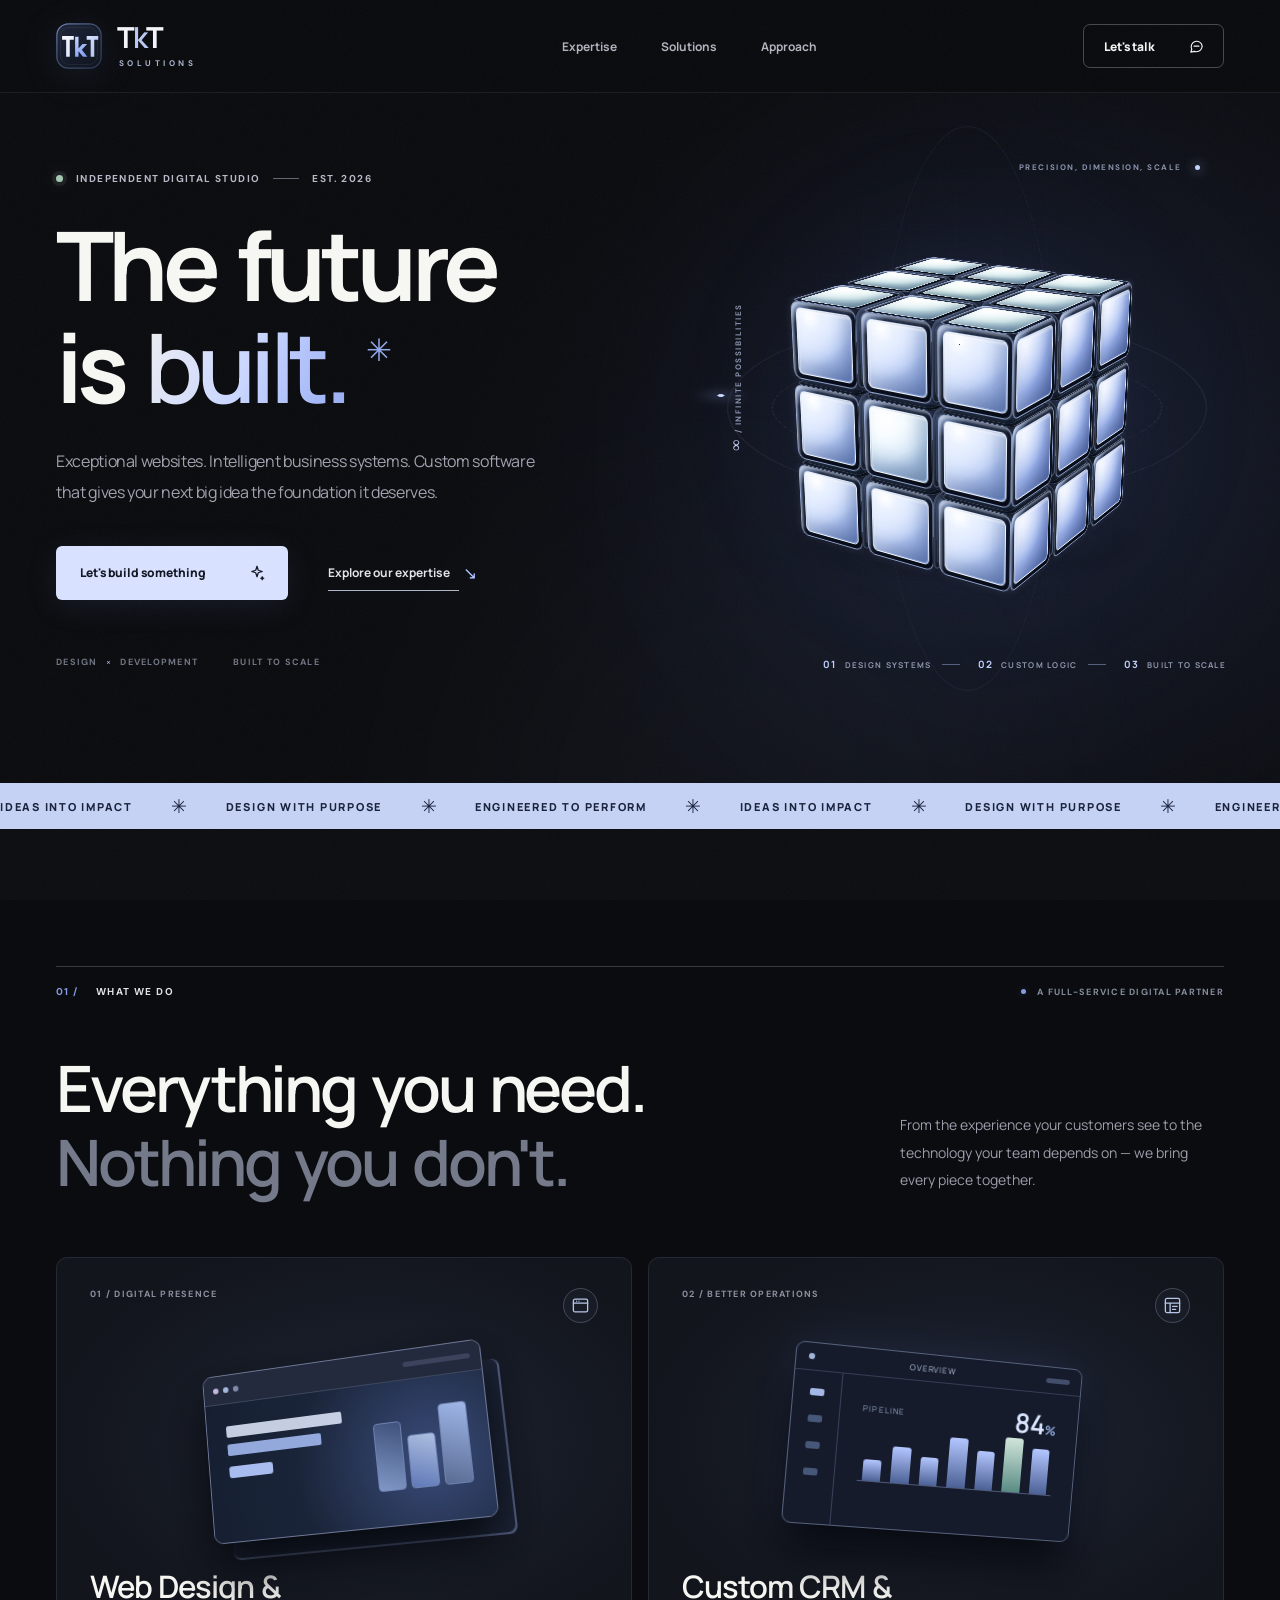
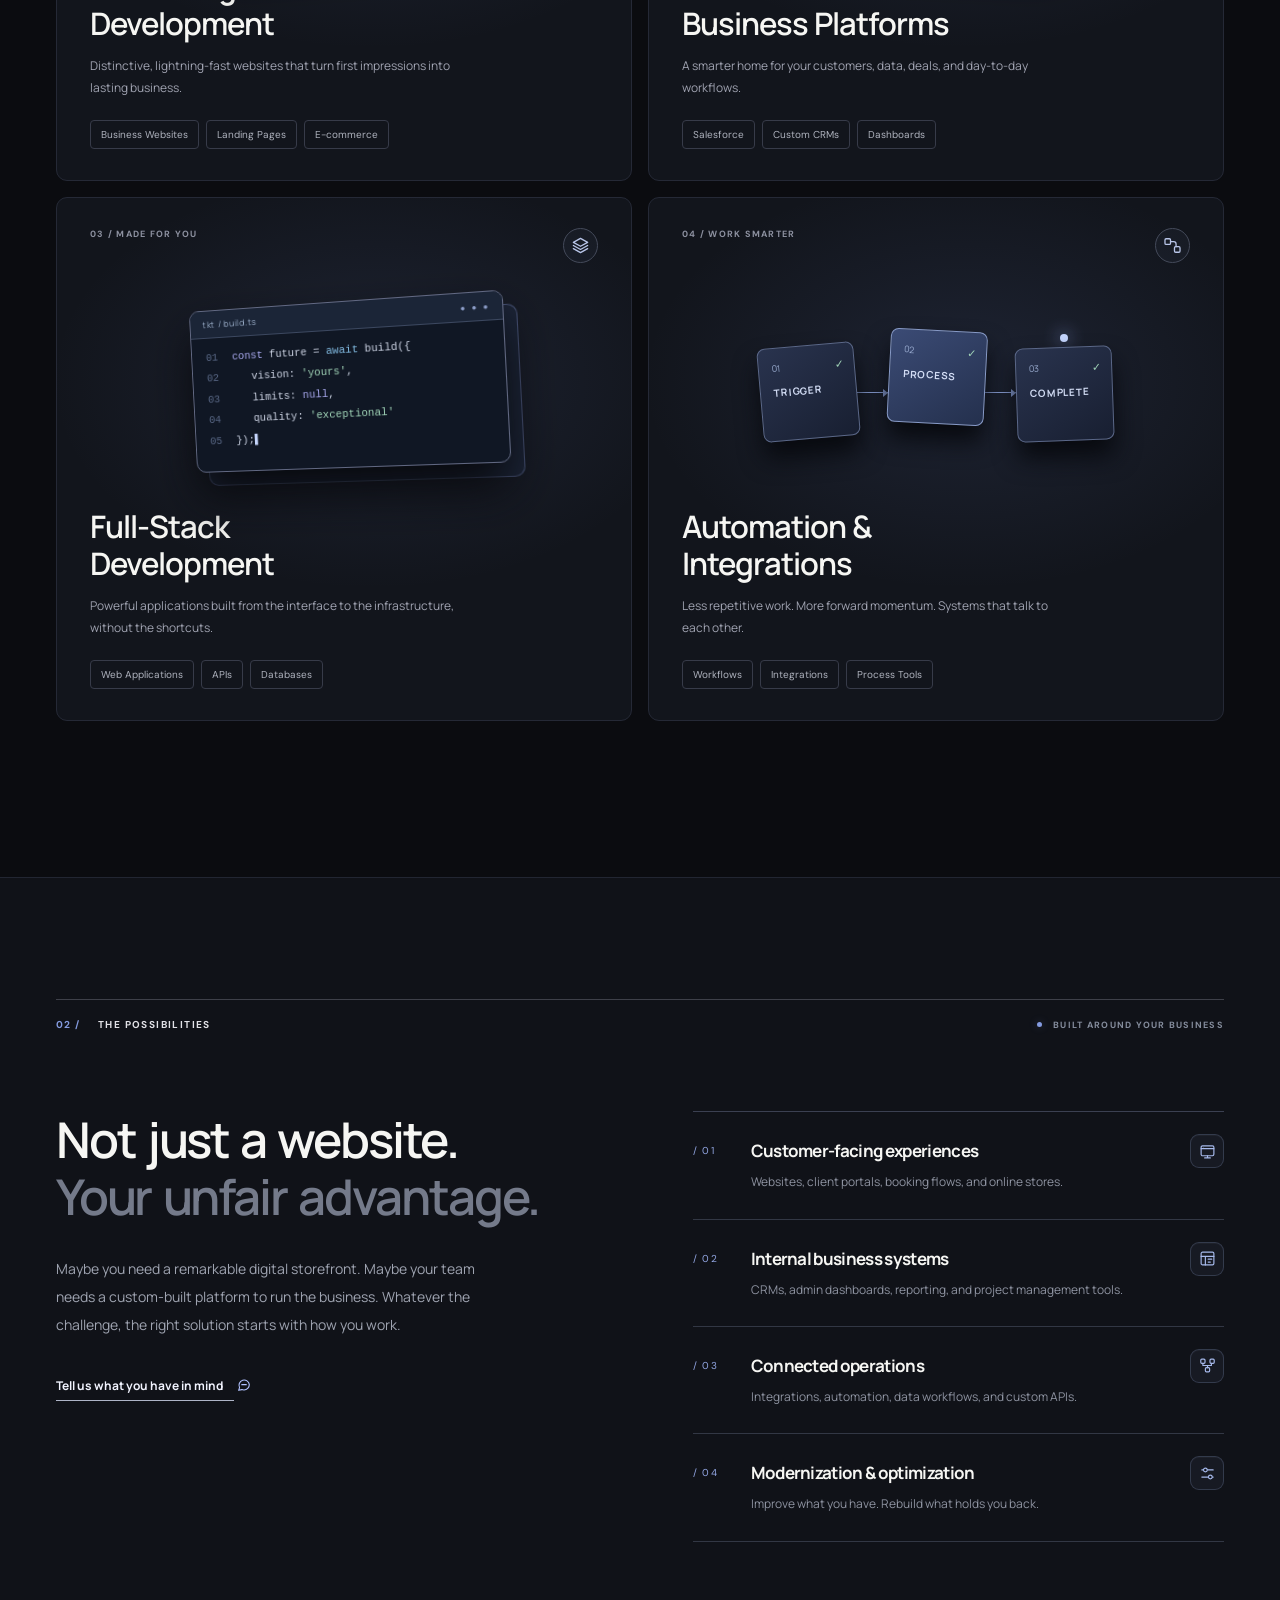
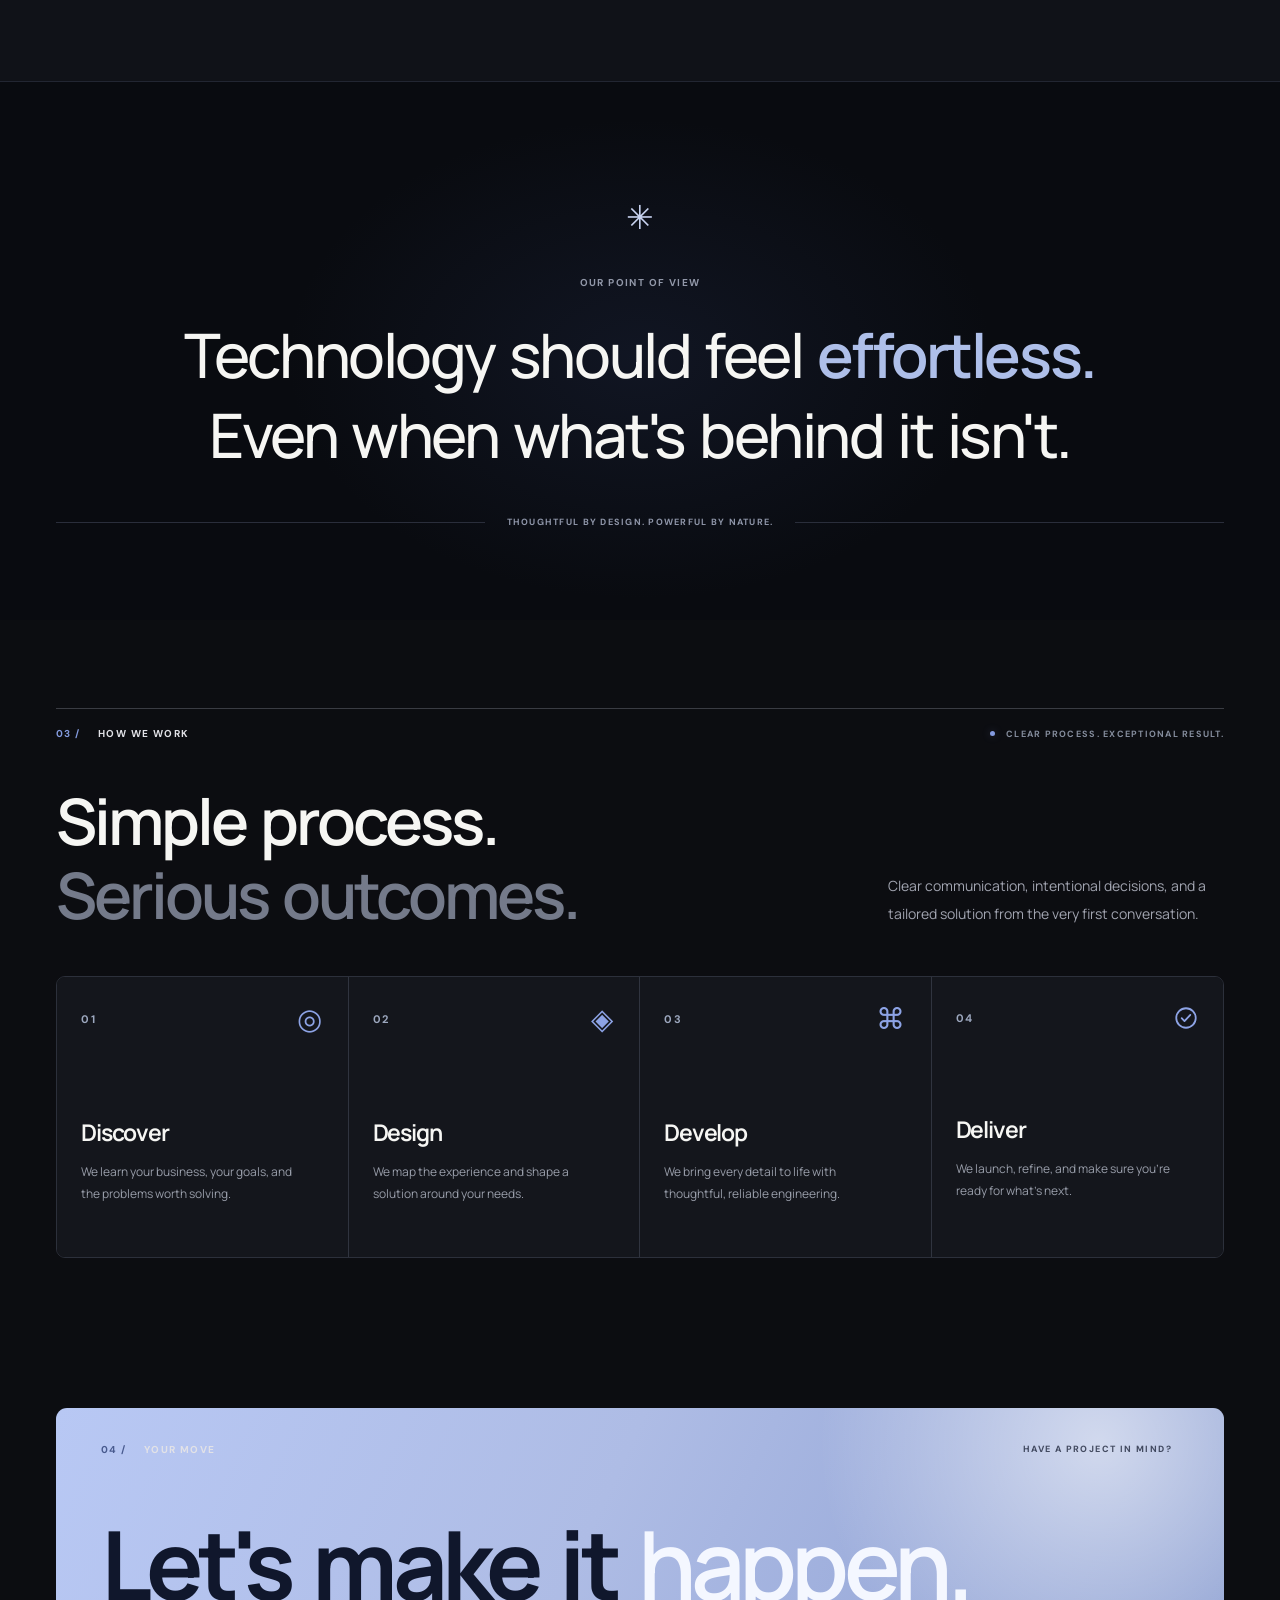
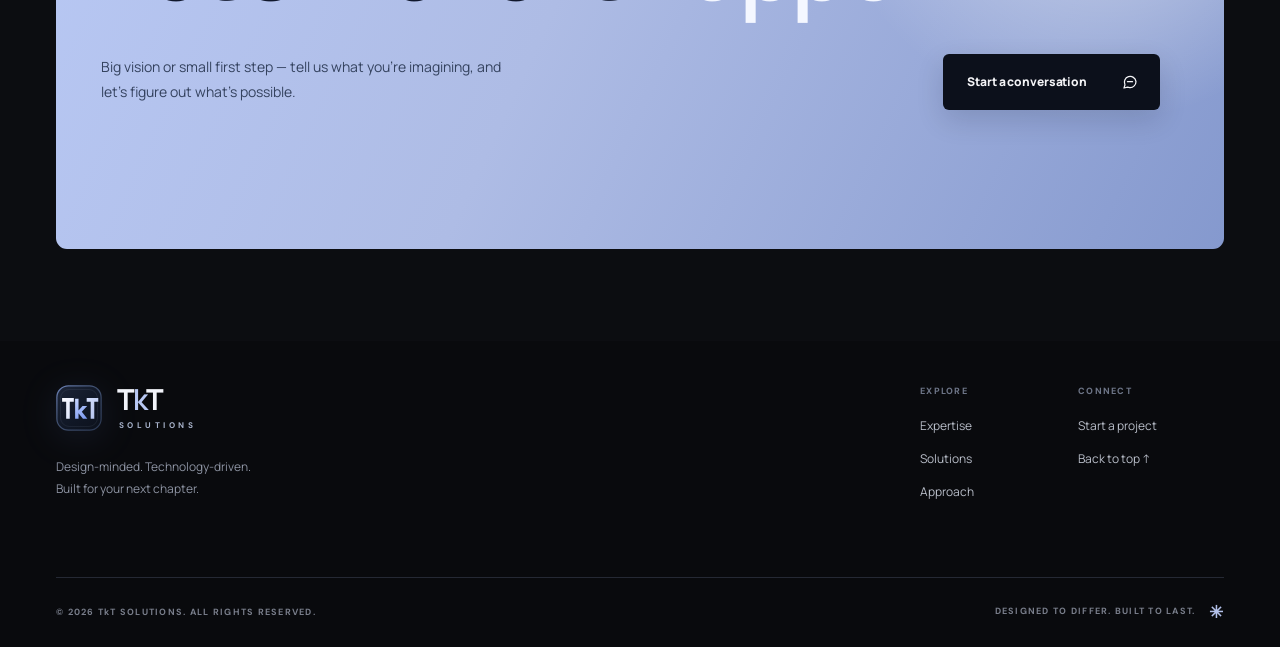
<file: index.html>
<!doctype html>
<html lang="en">
<head>
  <meta charset="utf-8">
  <meta name="viewport" content="width=device-width, initial-scale=1">
  <meta name="theme-color" content="#090a0d">
  <meta name="description" content="TKT Solutions builds exceptional websites, custom CRM platforms, full-stack applications and smarter business systems. Thoughtful design. Serious engineering.">
  <meta property="og:type" content="website">
  <meta property="og:title" content="TkT Solutions — Better digital. Better business.">
  <meta property="og:description" content="Websites, CRMs and custom software, crafted with precision. Let's build what comes next.">
  <meta property="og:image" content="assets/social-preview.png">
  <meta name="color-scheme" content="dark">
  <link rel="icon" type="image/svg+xml" href="assets/favicon.svg?v=17">
  <link rel="alternate icon" type="image/x-icon" href="assets/favicon.ico?v=17">
  <link rel="apple-touch-icon" sizes="128x128" href="assets/apple-touch-icon.png?v=17">
  <link rel="preconnect" href="https://fonts.googleapis.com">
  <link rel="preconnect" href="https://fonts.gstatic.com" crossorigin>
  <link href="https://fonts.googleapis.com/css2?family=DM+Sans:wght@400;500;600;700&family=Manrope:wght@400;500;600;700;800&display=swap" rel="stylesheet">
  <link rel="stylesheet" href="styles.css">
  <script src="script.js" defer></script>
  <title>TkT Solutions — Digital, done differently.</title>
</head>
<body>
  <a class="skip-link" href="#main">Skip to content</a>
  <div class="noise-overlay" aria-hidden="true"></div>
  <div class="site-shell" id="top">
    <header class="site-header" id="site-header">
      <div class="container nav-inner">
        <a class="brand" href="#top" aria-label="TkT Solutions — Home">
          <span class="brand-icon"><img src="assets/tkt-mark.svg" width="43" height="43" alt=""></span>
          <span class="brand-type"><strong aria-label="TkT">T<span class="brand-k">k</span>T</strong><small>SOLUTIONS</small></span>
        </a>
        <nav class="desktop-nav" aria-label="Main navigation">
          <a href="#services">Expertise</a>
          <a href="#solutions">Solutions</a>
          <a href="#approach">Approach</a>
        </nav>
        <button class="nav-cta button button-outline" type="button" data-open-contact>
          Let's talk <span class="action-icon" aria-hidden="true"><svg xmlns="http://www.w3.org/2000/svg" width="20" height="20" viewBox="0 0 24 24" fill="none" stroke="currentColor" stroke-width="1.65" stroke-linecap="round" stroke-linejoin="round" focusable="false"><path d="M20 11.4a7.9 7.9 0 0 1-8.2 8 8.5 8.5 0 0 1-3-.5L4 20l1.3-4.1a7.8 7.8 0 1 1 14.7-4.5Z"/><path d="M8.6 11.5h6.8"/></svg></span>
        </button>
        <button class="mobile-menu-button" type="button" aria-label="Open menu" aria-expanded="false" aria-controls="mobile-nav" id="menu-button">
          <span></span><span></span>
        </button>
      </div>
      <nav class="mobile-nav" id="mobile-nav" aria-label="Mobile navigation" hidden>
        <a href="#services">Expertise</a>
        <a href="#solutions">Solutions</a>
        <a href="#approach">Approach</a>
        <button type="button" data-open-contact>Let's talk</button>
      </nav>
    </header>

    <main id="main">
      <section class="hero section" aria-labelledby="hero-heading">
        <div class="hero-backdrop" aria-hidden="true"><span class="hero-orb hero-orb-a"></span><span class="hero-orb hero-orb-b"></span></div>
        <div class="container hero-grid">
          <div class="hero-content">
            <div class="eyebrow hero-eyebrow"><span class="signal-dot"></span> INDEPENDENT DIGITAL STUDIO <span class="eyebrow-line"></span> EST. 2026</div>
            <h1 id="hero-heading">The future<br>is <em>built.</em><span class="title-star" aria-hidden="true">✳</span></h1>
            <p class="hero-lede">Exceptional websites. Intelligent business systems. Custom software that gives your next big idea the foundation it deserves.</p>
            <div class="hero-actions">
              <button class="button button-primary" type="button" data-open-contact>Let's build something <span class="action-icon" aria-hidden="true"><svg xmlns="http://www.w3.org/2000/svg" width="20" height="20" viewBox="0 0 24 24" fill="none" stroke="currentColor" stroke-width="1.65" stroke-linecap="round" stroke-linejoin="round" focusable="false"><path d="M12 3 13.7 8.3 19 10l-5.3 1.7L12 17l-1.7-5.3L5 10l5.3-1.7L12 3Z"/><path d="m19 17 .5 1.5L21 19l-1.5.5L19 21l-.5-1.5L17 19l1.5-.5L19 17Z"/></svg></span></button>
              <a class="text-link" href="#services">Explore our expertise <span aria-hidden="true">↘</span></a>
            </div>
            <div class="hero-bottom-notes" aria-label="Key capabilities"><span>DESIGN <b>×</b> DEVELOPMENT</span><span>BUILT TO SCALE</span></div>
          </div>

          <div class="hero-art" aria-label="Interactive rotating sculptural cube assembled from individual precision-finished blocks">
            <div class="art-grid" aria-hidden="true"></div>
            <div class="art-ambient" aria-hidden="true"></div>
            <div class="orbit orbit-one" aria-hidden="true"></div>
            <div class="orbit orbit-two" aria-hidden="true"></div>
            <div class="orbit orbit-three" aria-hidden="true"></div>
            <span class="cube-side-label cube-label-top">PRECISION, DIMENSION, SCALE <span class="label-dot"></span></span>
            <span class="cube-side-label cube-label-left"><span class="cube-infinity">∞</span> / INFINITE POSSIBILITIES</span>
            <div class="cube-stage" id="cube-stage" aria-describedby="cube-description">
              <img class="cube-mobile-render" src="assets/cube-mobile.webp" alt="" width="420" height="420" decoding="async" fetchpriority="high">
              <div class="cube cube--precision" id="cube" aria-hidden="true">
            <div class="cube-core" aria-hidden="true">
              <span class="core-side core-front"></span><span class="core-side core-back"></span>
              <span class="core-side core-left"></span><span class="core-side core-right"></span>
              <span class="core-side core-top"></span><span class="core-side core-bottom"></span>
            </div>
            <div class="cubie cubie--corner" style="--cx:-82px;--cy:-82px;--cz:-82px">
              <div class="cubie-shell">
                <span class="cubie-side side-front" aria-hidden="true"></span>
                <span class="cubie-side side-back is-exposed" aria-hidden="true"></span>
                <span class="cubie-side side-right" aria-hidden="true"></span>
                <span class="cubie-side side-left is-exposed" aria-hidden="true"></span>
                <span class="cubie-side side-top is-exposed" aria-hidden="true"></span>
                <span class="cubie-side side-bottom" aria-hidden="true"></span>
              </div>
            </div>
            <div class="cubie cubie--edge" style="--cx:-82px;--cy:-82px;--cz:0px">
              <div class="cubie-shell">
                <span class="cubie-side side-front" aria-hidden="true"></span>
                <span class="cubie-side side-back" aria-hidden="true"></span>
                <span class="cubie-side side-right" aria-hidden="true"></span>
                <span class="cubie-side side-left is-exposed" aria-hidden="true"></span>
                <span class="cubie-side side-top is-exposed" aria-hidden="true"></span>
                <span class="cubie-side side-bottom" aria-hidden="true"></span>
              </div>
            </div>
            <div class="cubie cubie--corner" style="--cx:-82px;--cy:-82px;--cz:82px">
              <div class="cubie-shell">
                <span class="cubie-side side-front is-exposed" aria-hidden="true"></span>
                <span class="cubie-side side-back" aria-hidden="true"></span>
                <span class="cubie-side side-right" aria-hidden="true"></span>
                <span class="cubie-side side-left is-exposed" aria-hidden="true"></span>
                <span class="cubie-side side-top is-exposed" aria-hidden="true"></span>
                <span class="cubie-side side-bottom" aria-hidden="true"></span>
              </div>
            </div>
            <div class="cubie cubie--edge" style="--cx:0px;--cy:-82px;--cz:-82px">
              <div class="cubie-shell">
                <span class="cubie-side side-front" aria-hidden="true"></span>
                <span class="cubie-side side-back is-exposed" aria-hidden="true"></span>
                <span class="cubie-side side-right" aria-hidden="true"></span>
                <span class="cubie-side side-left" aria-hidden="true"></span>
                <span class="cubie-side side-top is-exposed" aria-hidden="true"></span>
                <span class="cubie-side side-bottom" aria-hidden="true"></span>
              </div>
            </div>
            <div class="cubie cubie--center cubie--accent" style="--cx:0px;--cy:-82px;--cz:0px">
              <div class="cubie-shell">
                <span class="cubie-side side-front" aria-hidden="true"></span>
                <span class="cubie-side side-back" aria-hidden="true"></span>
                <span class="cubie-side side-right" aria-hidden="true"></span>
                <span class="cubie-side side-left" aria-hidden="true"></span>
                <span class="cubie-side side-top is-exposed" aria-hidden="true"></span>
                <span class="cubie-side side-bottom" aria-hidden="true"></span>
              </div>
            </div>
            <div class="cubie cubie--edge" style="--cx:0px;--cy:-82px;--cz:82px">
              <div class="cubie-shell">
                <span class="cubie-side side-front is-exposed" aria-hidden="true"></span>
                <span class="cubie-side side-back" aria-hidden="true"></span>
                <span class="cubie-side side-right" aria-hidden="true"></span>
                <span class="cubie-side side-left" aria-hidden="true"></span>
                <span class="cubie-side side-top is-exposed" aria-hidden="true"></span>
                <span class="cubie-side side-bottom" aria-hidden="true"></span>
              </div>
            </div>
            <div class="cubie cubie--corner" style="--cx:82px;--cy:-82px;--cz:-82px">
              <div class="cubie-shell">
                <span class="cubie-side side-front" aria-hidden="true"></span>
                <span class="cubie-side side-back is-exposed" aria-hidden="true"></span>
                <span class="cubie-side side-right is-exposed" aria-hidden="true"></span>
                <span class="cubie-side side-left" aria-hidden="true"></span>
                <span class="cubie-side side-top is-exposed" aria-hidden="true"></span>
                <span class="cubie-side side-bottom" aria-hidden="true"></span>
              </div>
            </div>
            <div class="cubie cubie--edge" style="--cx:82px;--cy:-82px;--cz:0px">
              <div class="cubie-shell">
                <span class="cubie-side side-front" aria-hidden="true"></span>
                <span class="cubie-side side-back" aria-hidden="true"></span>
                <span class="cubie-side side-right is-exposed" aria-hidden="true"></span>
                <span class="cubie-side side-left" aria-hidden="true"></span>
                <span class="cubie-side side-top is-exposed" aria-hidden="true"></span>
                <span class="cubie-side side-bottom" aria-hidden="true"></span>
              </div>
            </div>
            <div class="cubie cubie--corner" style="--cx:82px;--cy:-82px;--cz:82px">
              <div class="cubie-shell">
                <span class="cubie-side side-front is-exposed" aria-hidden="true"></span>
                <span class="cubie-side side-back" aria-hidden="true"></span>
                <span class="cubie-side side-right is-exposed" aria-hidden="true"></span>
                <span class="cubie-side side-left" aria-hidden="true"></span>
                <span class="cubie-side side-top is-exposed" aria-hidden="true"></span>
                <span class="cubie-side side-bottom" aria-hidden="true"></span>
              </div>
            </div>
            <div class="cubie cubie--edge" style="--cx:-82px;--cy:0px;--cz:-82px">
              <div class="cubie-shell">
                <span class="cubie-side side-front" aria-hidden="true"></span>
                <span class="cubie-side side-back is-exposed" aria-hidden="true"></span>
                <span class="cubie-side side-right" aria-hidden="true"></span>
                <span class="cubie-side side-left is-exposed" aria-hidden="true"></span>
                <span class="cubie-side side-top" aria-hidden="true"></span>
                <span class="cubie-side side-bottom" aria-hidden="true"></span>
              </div>
            </div>
            <div class="cubie cubie--center" style="--cx:-82px;--cy:0px;--cz:0px">
              <div class="cubie-shell">
                <span class="cubie-side side-front" aria-hidden="true"></span>
                <span class="cubie-side side-back" aria-hidden="true"></span>
                <span class="cubie-side side-right" aria-hidden="true"></span>
                <span class="cubie-side side-left is-exposed" aria-hidden="true"></span>
                <span class="cubie-side side-top" aria-hidden="true"></span>
                <span class="cubie-side side-bottom" aria-hidden="true"></span>
              </div>
            </div>
            <div class="cubie cubie--edge" style="--cx:-82px;--cy:0px;--cz:82px">
              <div class="cubie-shell">
                <span class="cubie-side side-front is-exposed" aria-hidden="true"></span>
                <span class="cubie-side side-back" aria-hidden="true"></span>
                <span class="cubie-side side-right" aria-hidden="true"></span>
                <span class="cubie-side side-left is-exposed" aria-hidden="true"></span>
                <span class="cubie-side side-top" aria-hidden="true"></span>
                <span class="cubie-side side-bottom" aria-hidden="true"></span>
              </div>
            </div>
            <div class="cubie cubie--center" style="--cx:0px;--cy:0px;--cz:-82px">
              <div class="cubie-shell">
                <span class="cubie-side side-front" aria-hidden="true"></span>
                <span class="cubie-side side-back is-exposed" aria-hidden="true"></span>
                <span class="cubie-side side-right" aria-hidden="true"></span>
                <span class="cubie-side side-left" aria-hidden="true"></span>
                <span class="cubie-side side-top" aria-hidden="true"></span>
                <span class="cubie-side side-bottom" aria-hidden="true"></span>
              </div>
            </div>
            <div class="cubie cubie--center cubie--accent" style="--cx:0px;--cy:0px;--cz:82px">
              <div class="cubie-shell">
                <span class="cubie-side side-front is-exposed" aria-hidden="true"></span>
                <span class="cubie-side side-back" aria-hidden="true"></span>
                <span class="cubie-side side-right" aria-hidden="true"></span>
                <span class="cubie-side side-left" aria-hidden="true"></span>
                <span class="cubie-side side-top" aria-hidden="true"></span>
                <span class="cubie-side side-bottom" aria-hidden="true"></span>
              </div>
            </div>
            <div class="cubie cubie--edge" style="--cx:82px;--cy:0px;--cz:-82px">
              <div class="cubie-shell">
                <span class="cubie-side side-front" aria-hidden="true"></span>
                <span class="cubie-side side-back is-exposed" aria-hidden="true"></span>
                <span class="cubie-side side-right is-exposed" aria-hidden="true"></span>
                <span class="cubie-side side-left" aria-hidden="true"></span>
                <span class="cubie-side side-top" aria-hidden="true"></span>
                <span class="cubie-side side-bottom" aria-hidden="true"></span>
              </div>
            </div>
            <div class="cubie cubie--center" style="--cx:82px;--cy:0px;--cz:0px">
              <div class="cubie-shell">
                <span class="cubie-side side-front" aria-hidden="true"></span>
                <span class="cubie-side side-back" aria-hidden="true"></span>
                <span class="cubie-side side-right is-exposed" aria-hidden="true"></span>
                <span class="cubie-side side-left" aria-hidden="true"></span>
                <span class="cubie-side side-top" aria-hidden="true"></span>
                <span class="cubie-side side-bottom" aria-hidden="true"></span>
              </div>
            </div>
            <div class="cubie cubie--edge" style="--cx:82px;--cy:0px;--cz:82px">
              <div class="cubie-shell">
                <span class="cubie-side side-front is-exposed" aria-hidden="true"></span>
                <span class="cubie-side side-back" aria-hidden="true"></span>
                <span class="cubie-side side-right is-exposed" aria-hidden="true"></span>
                <span class="cubie-side side-left" aria-hidden="true"></span>
                <span class="cubie-side side-top" aria-hidden="true"></span>
                <span class="cubie-side side-bottom" aria-hidden="true"></span>
              </div>
            </div>
            <div class="cubie cubie--corner" style="--cx:-82px;--cy:82px;--cz:-82px">
              <div class="cubie-shell">
                <span class="cubie-side side-front" aria-hidden="true"></span>
                <span class="cubie-side side-back is-exposed" aria-hidden="true"></span>
                <span class="cubie-side side-right" aria-hidden="true"></span>
                <span class="cubie-side side-left is-exposed" aria-hidden="true"></span>
                <span class="cubie-side side-top" aria-hidden="true"></span>
                <span class="cubie-side side-bottom is-exposed" aria-hidden="true"></span>
              </div>
            </div>
            <div class="cubie cubie--edge" style="--cx:-82px;--cy:82px;--cz:0px">
              <div class="cubie-shell">
                <span class="cubie-side side-front" aria-hidden="true"></span>
                <span class="cubie-side side-back" aria-hidden="true"></span>
                <span class="cubie-side side-right" aria-hidden="true"></span>
                <span class="cubie-side side-left is-exposed" aria-hidden="true"></span>
                <span class="cubie-side side-top" aria-hidden="true"></span>
                <span class="cubie-side side-bottom is-exposed" aria-hidden="true"></span>
              </div>
            </div>
            <div class="cubie cubie--corner" style="--cx:-82px;--cy:82px;--cz:82px">
              <div class="cubie-shell">
                <span class="cubie-side side-front is-exposed" aria-hidden="true"></span>
                <span class="cubie-side side-back" aria-hidden="true"></span>
                <span class="cubie-side side-right" aria-hidden="true"></span>
                <span class="cubie-side side-left is-exposed" aria-hidden="true"></span>
                <span class="cubie-side side-top" aria-hidden="true"></span>
                <span class="cubie-side side-bottom is-exposed" aria-hidden="true"></span>
              </div>
            </div>
            <div class="cubie cubie--edge" style="--cx:0px;--cy:82px;--cz:-82px">
              <div class="cubie-shell">
                <span class="cubie-side side-front" aria-hidden="true"></span>
                <span class="cubie-side side-back is-exposed" aria-hidden="true"></span>
                <span class="cubie-side side-right" aria-hidden="true"></span>
                <span class="cubie-side side-left" aria-hidden="true"></span>
                <span class="cubie-side side-top" aria-hidden="true"></span>
                <span class="cubie-side side-bottom is-exposed" aria-hidden="true"></span>
              </div>
            </div>
            <div class="cubie cubie--center" style="--cx:0px;--cy:82px;--cz:0px">
              <div class="cubie-shell">
                <span class="cubie-side side-front" aria-hidden="true"></span>
                <span class="cubie-side side-back" aria-hidden="true"></span>
                <span class="cubie-side side-right" aria-hidden="true"></span>
                <span class="cubie-side side-left" aria-hidden="true"></span>
                <span class="cubie-side side-top" aria-hidden="true"></span>
                <span class="cubie-side side-bottom is-exposed" aria-hidden="true"></span>
              </div>
            </div>
            <div class="cubie cubie--edge" style="--cx:0px;--cy:82px;--cz:82px">
              <div class="cubie-shell">
                <span class="cubie-side side-front is-exposed" aria-hidden="true"></span>
                <span class="cubie-side side-back" aria-hidden="true"></span>
                <span class="cubie-side side-right" aria-hidden="true"></span>
                <span class="cubie-side side-left" aria-hidden="true"></span>
                <span class="cubie-side side-top" aria-hidden="true"></span>
                <span class="cubie-side side-bottom is-exposed" aria-hidden="true"></span>
              </div>
            </div>
            <div class="cubie cubie--corner" style="--cx:82px;--cy:82px;--cz:-82px">
              <div class="cubie-shell">
                <span class="cubie-side side-front" aria-hidden="true"></span>
                <span class="cubie-side side-back is-exposed" aria-hidden="true"></span>
                <span class="cubie-side side-right is-exposed" aria-hidden="true"></span>
                <span class="cubie-side side-left" aria-hidden="true"></span>
                <span class="cubie-side side-top" aria-hidden="true"></span>
                <span class="cubie-side side-bottom is-exposed" aria-hidden="true"></span>
              </div>
            </div>
            <div class="cubie cubie--edge" style="--cx:82px;--cy:82px;--cz:0px">
              <div class="cubie-shell">
                <span class="cubie-side side-front" aria-hidden="true"></span>
                <span class="cubie-side side-back" aria-hidden="true"></span>
                <span class="cubie-side side-right is-exposed" aria-hidden="true"></span>
                <span class="cubie-side side-left" aria-hidden="true"></span>
                <span class="cubie-side side-top" aria-hidden="true"></span>
                <span class="cubie-side side-bottom is-exposed" aria-hidden="true"></span>
              </div>
            </div>
            <div class="cubie cubie--corner" style="--cx:82px;--cy:82px;--cz:82px">
              <div class="cubie-shell">
                <span class="cubie-side side-front is-exposed" aria-hidden="true"></span>
                <span class="cubie-side side-back" aria-hidden="true"></span>
                <span class="cubie-side side-right is-exposed" aria-hidden="true"></span>
                <span class="cubie-side side-left" aria-hidden="true"></span>
                <span class="cubie-side side-top" aria-hidden="true"></span>
                <span class="cubie-side side-bottom is-exposed" aria-hidden="true"></span>
              </div>
            </div>
              </div>
            </div>
            <div class="cube-metrics" aria-hidden="true">
              <span><b>01</b> DESIGN SYSTEMS</span>
              <span><b>02</b> CUSTOM LOGIC</span>
              <span><b>03</b> BUILT TO SCALE</span>
            </div>
            <span class="sr-only" id="cube-description">Animated three-dimensional cube. Drag to rotate it.</span>
          </div>
          <div class="cube-mobile-caption" aria-hidden="true"><span><b>01</b> DESIGN SYSTEMS</span><span><b>02</b> CUSTOM LOGIC</span><span><b>03</b> BUILT TO SCALE</span></div>
        </div>
      </section>

      <div class="ticker" aria-hidden="true"><div class="ticker-track"><div class="ticker-group"><span>IDEAS INTO IMPACT</span><b>✳</b><span>DESIGN WITH PURPOSE</span><b>✳</b><span>ENGINEERED TO PERFORM</span><b>✳</b><span>IDEAS INTO IMPACT</span><b>✳</b><span>DESIGN WITH PURPOSE</span><b>✳</b><span>ENGINEERED TO PERFORM</span><b>✳</b></div><div class="ticker-group" aria-hidden="true"><span>IDEAS INTO IMPACT</span><b>✳</b><span>DESIGN WITH PURPOSE</span><b>✳</b><span>ENGINEERED TO PERFORM</span><b>✳</b><span>IDEAS INTO IMPACT</span><b>✳</b><span>DESIGN WITH PURPOSE</span><b>✳</b><span>ENGINEERED TO PERFORM</span><b>✳</b></div></div></div>

      <section class="services section" id="services" aria-labelledby="services-heading">
        <div class="container">
          <div class="section-top reveal"><span class="section-kicker"><span class="section-index">01 /</span> WHAT WE DO</span><span class="section-corner">A FULL-SERVICE DIGITAL PARTNER</span></div>
          <div class="section-heading-row reveal">
            <h2 id="services-heading">Everything you need.<br><span class="muted-heading">Nothing you don't.</span></h2>
            <p>From the experience your customers see to the technology your team depends on — we bring every piece together.</p>
          </div>
          <div class="services-grid">
            <article class="service-card reveal"><div class="service-card-top"><span>01 / DIGITAL PRESENCE</span><span class="service-symbol" aria-hidden="true"><svg viewBox="0 0 24 24" fill="none" stroke="currentColor" stroke-width="1.65" stroke-linecap="round" stroke-linejoin="round"><rect x="3" y="4" width="18" height="16" rx="2"/><path d="M3 9h18"/><path d="M7 6.5h.01M10 6.5h.01"/></svg></span></div><div class="service-graphic graphic-web" aria-hidden="true"><div class="mini-browser"><div class="browser-top"><i></i><i></i><i></i><span></span></div><div class="browser-body"><span class="browser-line one"></span><span class="browser-line two"></span><span class="browser-pill"></span><div class="browser-panels"><b></b><b></b><b></b></div></div></div></div><div class="service-card-info"><h3>Web Design &<br>Development</h3><p>Distinctive, lightning-fast websites that turn first impressions into lasting business.</p><div class="service-tags"><span>Business Websites</span><span>Landing Pages</span><span>E-commerce</span></div></div></article>
            <article class="service-card reveal"><div class="service-card-top"><span>02 / BETTER OPERATIONS</span><span class="service-symbol" aria-hidden="true"><svg viewBox="0 0 24 24" fill="none" stroke="currentColor" stroke-width="1.65" stroke-linecap="round" stroke-linejoin="round"><rect x="3" y="3" width="18" height="18" rx="2"/><path d="M3 9h18M9 9v12M12 13h6M12 17h4"/></svg></span></div><div class="service-graphic graphic-crm" aria-hidden="true"><div class="crm-window"><div class="crm-top"><span></span><span>OVERVIEW</span><i></i></div><div class="crm-main"><div class="crm-side"><b></b><b></b><b></b><b></b></div><div class="crm-charts"><div class="crm-numbers"><span>PIPELINE</span><strong>84<span class="percent">%</span></strong></div><div class="crm-bars"><b></b><b></b><b></b><b></b><b></b><b></b><b></b></div></div></div></div></div><div class="service-card-info"><h3>Custom CRM &<br>Business Platforms</h3><p>A smarter home for your customers, data, deals, and day-to-day workflows.</p><div class="service-tags"><span>Salesforce</span><span>Custom CRMs</span><span>Dashboards</span></div></div></article>
            <article class="service-card reveal"><div class="service-card-top"><span>03 / MADE FOR YOU</span><span class="service-symbol" aria-hidden="true"><svg viewBox="0 0 24 24" fill="none" stroke="currentColor" stroke-width="1.65" stroke-linecap="round" stroke-linejoin="round"><path d="m12 3 9 5-9 5-9-5 9-5Z"/><path d="m3 12 9 5 9-5M3 16l9 5 9-5"/></svg></span></div><div class="service-graphic graphic-code" aria-hidden="true"><div class="code-window"><div class="code-header"><span>tkt / build.ts</span><span>●&nbsp; ●&nbsp; ●</span></div><div class="code-body"><p><i>01</i><span class="syntax-purple">const</span> future = <span class="syntax-blue">await</span> build({</p><p><i>02</i>&nbsp;&nbsp; vision: <span class="syntax-lime">'yours'</span>,</p><p><i>03</i>&nbsp;&nbsp; limits: <span class="syntax-purple">null</span>,</p><p><i>04</i>&nbsp;&nbsp; quality: <span class="syntax-lime">'exceptional'</span></p><p><i>05</i>});<span class="cursor-blink">▌</span></p></div></div></div><div class="service-card-info"><h3>Full-Stack<br>Development</h3><p>Powerful applications built from the interface to the infrastructure, without the shortcuts.</p><div class="service-tags"><span>Web Applications</span><span>APIs</span><span>Databases</span></div></div></article>
            <article class="service-card reveal"><div class="service-card-top"><span>04 / WORK SMARTER</span><span class="service-symbol" aria-hidden="true"><svg viewBox="0 0 24 24" fill="none" stroke="currentColor" stroke-width="1.65" stroke-linecap="round" stroke-linejoin="round"><rect x="2.5" y="3.5" width="7" height="7" rx="1.5"/><rect x="14.5" y="13.5" width="7" height="7" rx="1.5"/><path d="M9.5 7h4a3 3 0 0 1 3 3v3.5"/></svg></span></div><div class="service-graphic graphic-auto" aria-hidden="true"><div class="flow-node node-a"><span>01</span><b>TRIGGER</b><i class="node-check">✓</i></div><div class="flow-wire wire-a"></div><div class="flow-node node-b"><span>02</span><b>PROCESS</b><i class="node-check">✓</i></div><div class="flow-wire wire-b"></div><div class="flow-node node-c"><span>03</span><b>COMPLETE</b><i class="node-check">✓</i></div><div class="flow-pulse"></div></div><div class="service-card-info"><h3>Automation &<br>Integrations</h3><p>Less repetitive work. More forward momentum. Systems that talk to each other.</p><div class="service-tags"><span>Workflows</span><span>Integrations</span><span>Process Tools</span></div></div></article>
          </div>
        </div>
      </section>

      <section class="solutions section" id="solutions" aria-labelledby="solutions-heading">
        <div class="container">
          <div class="section-top reveal"><span class="section-kicker"><span class="section-index">02 /</span> THE POSSIBILITIES</span><span class="section-corner">BUILT AROUND YOUR BUSINESS</span></div>
          <div class="solutions-layout">
            <div class="solutions-copy reveal"><h2 id="solutions-heading">Not just a website.<br><span class="muted-heading">Your unfair advantage.</span></h2><p>Maybe you need a remarkable digital storefront. Maybe your team needs a custom-built platform to run the business. Whatever the challenge, the right solution starts with how you work.</p><button class="text-link solutions-link" type="button" data-open-contact>Tell us what you have in mind <span class="action-icon" aria-hidden="true"><svg xmlns="http://www.w3.org/2000/svg" width="20" height="20" viewBox="0 0 24 24" fill="none" stroke="currentColor" stroke-width="1.65" stroke-linecap="round" stroke-linejoin="round" focusable="false"><path d="M20 11.4a7.9 7.9 0 0 1-8.2 8 8.5 8.5 0 0 1-3-.5L4 20l1.3-4.1a7.8 7.8 0 1 1 14.7-4.5Z"/><path d="M8.6 11.5h6.8"/></svg></span></button></div>
            <div class="solutions-list reveal">
              <div class="solution-row"><span class="solution-no">/ 01</span><div><h3>Customer-facing experiences</h3><p>Websites, client portals, booking flows, and online stores.</p></div><span class="solution-icon" aria-hidden="true"><svg xmlns="http://www.w3.org/2000/svg" width="20" height="20" viewBox="0 0 24 24" fill="none" stroke="currentColor" stroke-width="1.65" stroke-linecap="round" stroke-linejoin="round" focusable="false"><rect x="3" y="4" width="18" height="14" rx="2"/><path d="M3 8h18M8 21h8M12 18v3"/><circle cx="6" cy="6" r=".4" fill="currentColor" stroke="none"/></svg></span></div>
              <div class="solution-row"><span class="solution-no">/ 02</span><div><h3>Internal business systems</h3><p>CRMs, admin dashboards, reporting, and project management tools.</p></div><span class="solution-icon" aria-hidden="true"><svg xmlns="http://www.w3.org/2000/svg" width="20" height="20" viewBox="0 0 24 24" fill="none" stroke="currentColor" stroke-width="1.65" stroke-linecap="round" stroke-linejoin="round" focusable="false"><rect x="3" y="3" width="18" height="18" rx="2"/><path d="M3 9h18M9 9v12M13 13h5M13 17h3"/></svg></span></div>
              <div class="solution-row"><span class="solution-no">/ 03</span><div><h3>Connected operations</h3><p>Integrations, automation, data workflows, and custom APIs.</p></div><span class="solution-icon" aria-hidden="true"><svg xmlns="http://www.w3.org/2000/svg" width="20" height="20" viewBox="0 0 24 24" fill="none" stroke="currentColor" stroke-width="1.65" stroke-linecap="round" stroke-linejoin="round" focusable="false"><rect x="2.5" y="3" width="6" height="6" rx="1.5"/><rect x="15.5" y="3" width="6" height="6" rx="1.5"/><rect x="9" y="15" width="6" height="6" rx="1.5"/><path d="M5.5 9v3h12V9M12 12v3"/></svg></span></div>
              <div class="solution-row"><span class="solution-no">/ 04</span><div><h3>Modernization & optimization</h3><p>Improve what you have. Rebuild what holds you back.</p></div><span class="solution-icon" aria-hidden="true"><svg xmlns="http://www.w3.org/2000/svg" width="20" height="20" viewBox="0 0 24 24" fill="none" stroke="currentColor" stroke-width="1.65" stroke-linecap="round" stroke-linejoin="round" focusable="false"><path d="M4 7h16M4 17h16"/><circle cx="9" cy="7" r="2.6" fill="#101218"/><circle cx="16" cy="17" r="2.6" fill="#101218"/></svg></span></div>
            </div>
          </div>
        </div>
      </section>

      <section class="manifesto section" aria-label="Our philosophy"><div class="container"><div class="manifesto-inner reveal"><div class="manifesto-mark" aria-hidden="true">✳</div><span class="manifesto-eyebrow">OUR POINT OF VIEW</span><p>Technology should feel <em>effortless.</em><br>Even when what's behind it isn't.</p><div class="manifesto-line"><span></span><span>THOUGHTFUL BY DESIGN. POWERFUL BY NATURE.</span><span></span></div></div></div></section>

      <section class="approach section" id="approach" aria-labelledby="approach-heading"><div class="container"><div class="section-top reveal"><span class="section-kicker"><span class="section-index">03 /</span> HOW WE WORK</span><span class="section-corner">CLEAR PROCESS. EXCEPTIONAL RESULT.</span></div><div class="approach-heading reveal"><h2 id="approach-heading">Simple process.<br><span class="muted-heading">Serious outcomes.</span></h2><p>Clear communication, intentional decisions, and a tailored solution from the very first conversation.</p></div><div class="process-grid"><article class="process-step reveal"><div class="step-top"><span>01</span><span class="step-glyph">◎</span></div><h3>Discover</h3><p>We learn your business, your goals, and the problems worth solving.</p></article><article class="process-step reveal"><div class="step-top"><span>02</span><span class="step-glyph">◈</span></div><h3>Design</h3><p>We map the experience and shape a solution around your needs.</p></article><article class="process-step reveal"><div class="step-top"><span>03</span><span class="step-glyph">⌘</span></div><h3>Develop</h3><p>We bring every detail to life with thoughtful, reliable engineering.</p></article><article class="process-step reveal"><div class="step-top"><span>04</span><span class="step-glyph step-glyph-icon" aria-hidden="true"><svg xmlns="http://www.w3.org/2000/svg" width="26" height="26" viewBox="0 0 24 24" fill="none" stroke="currentColor" stroke-width="1.65" stroke-linecap="round" stroke-linejoin="round" focusable="false"><circle cx="12" cy="12" r="9"/><path d="m8 12.2 2.6 2.6 5.4-5.7"/></svg></span></div><h3>Deliver</h3><p>We launch, refine, and make sure you're ready for what's next.</p></article></div></div></section>

      <section class="contact-banner section" id="contact" aria-labelledby="contact-heading"><div class="container"><div class="contact-banner-inner reveal"><div class="contact-glow" aria-hidden="true"></div><div class="contact-banner-header"><span class="section-kicker"><span class="section-index">04 /</span> YOUR MOVE</span><span>HAVE A PROJECT IN MIND?</span></div><h2 id="contact-heading">Let's make it <em>happen.</em></h2><div class="contact-banner-bottom"><p>Big vision or small first step — tell us what you're imagining, and let's figure out what's possible.</p><button type="button" class="button button-light" data-open-contact>Start a conversation <span class="action-icon" aria-hidden="true"><svg xmlns="http://www.w3.org/2000/svg" width="20" height="20" viewBox="0 0 24 24" fill="none" stroke="currentColor" stroke-width="1.65" stroke-linecap="round" stroke-linejoin="round" focusable="false"><path d="M20 11.4a7.9 7.9 0 0 1-8.2 8 8.5 8.5 0 0 1-3-.5L4 20l1.3-4.1a7.8 7.8 0 1 1 14.7-4.5Z"/><path d="M8.6 11.5h6.8"/></svg></span></button></div></div></div></section>
    </main>

    <footer class="site-footer"><div class="container"><div class="footer-main"><div class="footer-about"><a class="brand footer-brand" href="#top" aria-label="TkT Solutions — Home"><span class="brand-icon"><img src="assets/tkt-mark.svg" width="43" height="43" alt=""></span><span class="brand-type"><strong aria-label="TkT">T<span class="brand-k">k</span>T</strong><small>SOLUTIONS</small></span></a><p>Design-minded. Technology-driven.<br>Built for your next chapter.</p></div><div class="footer-links"><div><span>EXPLORE</span><a href="#services">Expertise</a><a href="#solutions">Solutions</a><a href="#approach">Approach</a></div><div><span>CONNECT</span><button type="button" data-open-contact>Start a project</button><a href="#top">Back to top ↑</a></div></div></div><div class="footer-bottom"><span>© <span id="year">2026</span> TkT SOLUTIONS. ALL RIGHTS RESERVED.</span><span>DESIGNED TO DIFFER. BUILT TO LAST. <span class="footer-star">✳</span></span></div></div></footer>
  </div>

  <div class="modal-root" id="contact-modal" hidden>
    <div class="modal-backdrop" data-close-contact></div>
    <section class="contact-dialog" role="dialog" aria-modal="true" aria-labelledby="dialog-title" aria-describedby="dialog-description" tabindex="-1">
      <div class="dialog-top"><span class="dialog-kicker"><span class="signal-dot"></span> LET'S COLLABORATE</span><button type="button" class="dialog-close" data-close-contact aria-label="Close contact form">✕</button></div>
      <div class="dialog-intro"><span class="dialog-index">NEW PROJECT / 001</span><h2 id="dialog-title">Something great<br>starts <em>here.</em></h2><p id="dialog-description">Tell us a little about your project. We'll review your note and get back to you.</p></div>
      <form name="project-inquiry" method="POST" action="thank-you.html" data-netlify="true" netlify-honeypot="bot-field" class="contact-form" id="contact-form">
        <input type="hidden" name="form-name" value="project-inquiry">
        <p class="honeypot"><label>Do not fill this out: <input name="bot-field" tabindex="-1" autocomplete="off"></label></p>
        <div class="form-row"><label for="full-name">YOUR NAME <span>*</span></label><input type="text" id="full-name" name="name" autocomplete="name" placeholder="Jane Smith" maxlength="120" required></div>
        <div class="form-row"><label for="email">EMAIL ADDRESS <span>*</span></label><input type="email" id="email" name="email" autocomplete="email" placeholder="jane@company.com" maxlength="254" required></div>
        <div class="form-row"><label for="phone">PHONE NUMBER <span class="optional">OPTIONAL</span></label><input type="tel" id="phone" name="phone" autocomplete="tel" placeholder="(555) 000-0000" maxlength="40"></div>
        <div class="form-row"><label for="project-type">WHAT CAN WE HELP WITH?</label><div class="select-wrap"><select id="project-type" name="project_type"><option value="" selected>Choose a service (optional)</option><option>Website Design & Development</option><option>Custom CRM / Business Platform</option><option>Full-Stack Application</option><option>Automation & Integrations</option><option>Something Else</option></select><span aria-hidden="true">⌄</span></div></div>
        <div class="form-row"><label for="details">TELL US ABOUT YOUR PROJECT <span>*</span></label><textarea id="details" name="details" placeholder="What are you looking to build? Tell us about your goals, timeline, or anything else we should know." maxlength="5000" rows="4" required></textarea></div>
        <button type="submit" class="button button-primary form-submit">Send your inquiry <span class="action-icon" aria-hidden="true"><svg xmlns="http://www.w3.org/2000/svg" width="20" height="20" viewBox="0 0 24 24" fill="none" stroke="currentColor" stroke-width="1.65" stroke-linecap="round" stroke-linejoin="round" focusable="false"><path d="m21 3-9.5 18-2.3-7.2L2 11.5 21 3Z"/><path d="M9.2 13.8 21 3"/></svg></span></button>
        <p class="form-notice" id="form-notice" role="status" aria-live="polite">Your details are used to respond to your inquiry. No spam, ever.</p>
      </form>
    </section>
  </div>
</body>
</html>
</file>
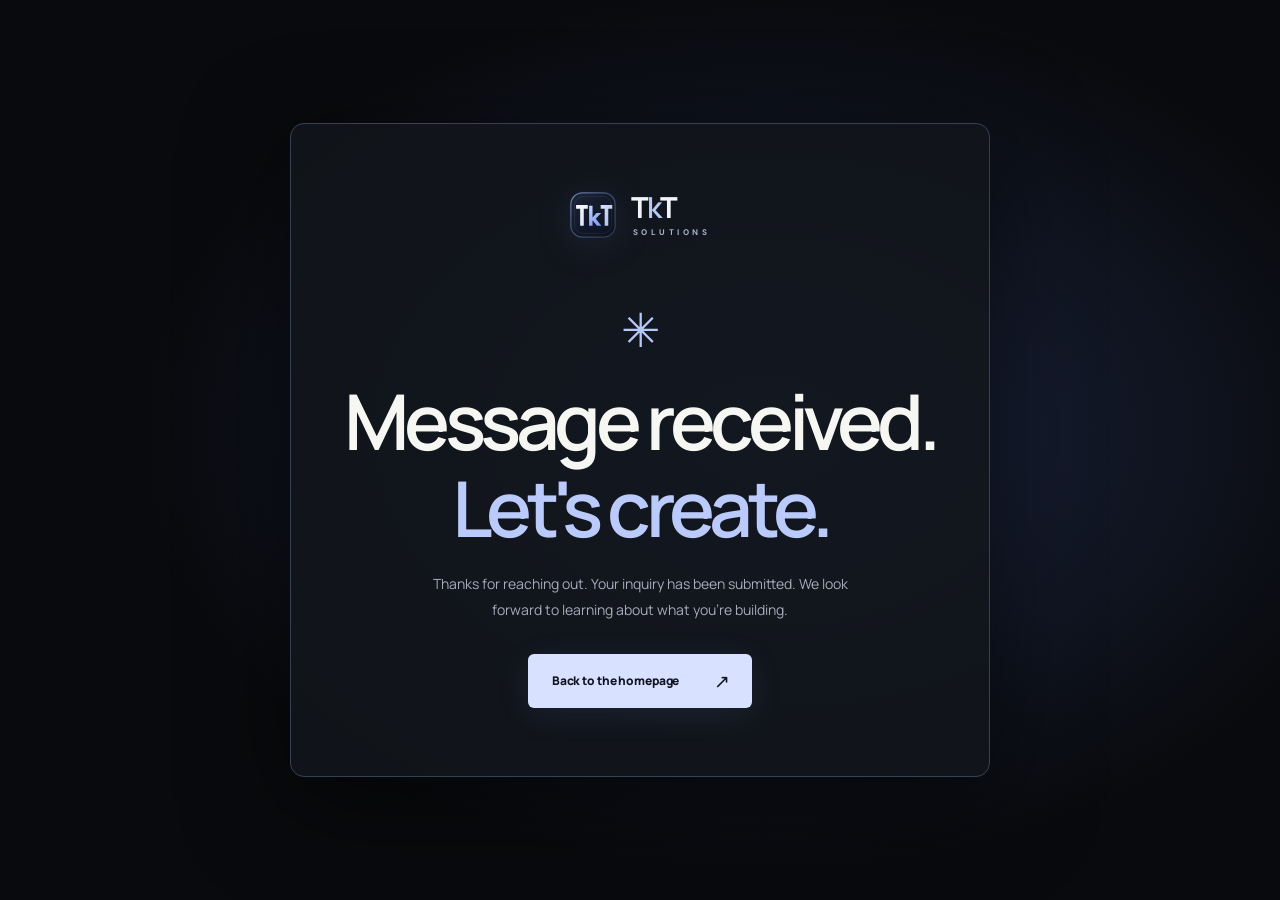
<file: thank-you.html>
<!doctype html>
<html lang="en">
<head><meta charset="utf-8"><meta name="viewport" content="width=device-width, initial-scale=1"><meta name="theme-color" content="#090a0d"><meta name="robots" content="noindex"><title>Thank you — TkT Solutions</title><link rel="icon" type="image/svg+xml" href="assets/favicon.svg?v=17"><link rel="alternate icon" href="assets/favicon.ico?v=17" type="image/x-icon"><link rel="preconnect" href="https://fonts.googleapis.com"><link rel="preconnect" href="https://fonts.gstatic.com" crossorigin><link href="https://fonts.googleapis.com/css2?family=DM+Sans:wght@400;700&family=Manrope:wght@400;500;600;700;800&display=swap" rel="stylesheet"><link rel="stylesheet" href="styles.css"><style>.message-page{min-height:100svh;display:flex;align-items:center;justify-content:center;padding:35px 22px;background:radial-gradient(ellipse 70% 70% at 60% 48%,#1c2642 0%,#090a0d 70%)}.message-card{width:min(100%,700px);padding:68px 52px;border:1px solid #384054;border-radius:14px;background:#12151bdc;text-align:center;box-shadow:0 25px 100px #0008}.message-card .brand{justify-content:center}.message-star{display:block;font-size:47px;color:#b6c7f7;margin:54px 0 16px}.message-card h1{font-size:clamp(43px,7vw,77px);line-height:1.13;letter-spacing:-.07em;font-weight:600;margin:0}.message-card h1 em{font-style:normal;color:#bacafa}.message-card p{font-size:14px;color:#a6abba;line-height:1.85;max-width:440px;margin:20px auto 31px}.message-card .button{gap:35px}@media(max-width:500px){.message-card{padding:50px 23px}.message-star{margin-top:35px}}</style></head>
<body><main class="message-page"><div class="message-card"><a class="brand" href="index.html" aria-label="TkT Solutions — Home"><span class="brand-icon"><img src="assets/tkt-mark.svg" width="43" height="43" alt=""></span><span class="brand-type"><strong aria-label="TkT">T<span class="brand-k">k</span>T</strong><small>SOLUTIONS</small></span></a><span class="message-star" aria-hidden="true">✳</span><h1>Message received.<br><em>Let's create.</em></h1><p>Thanks for reaching out. Your inquiry has been submitted. We look forward to learning about what you're building.</p><a class="button button-primary" href="index.html">Back to the homepage <span aria-hidden="true">↗</span></a></div></main></body></html>
</file>
<file: styles.css>
:root{--bg:#090a0d;--bg-soft:#0e1015;--panel:#12141a;--panel-2:#171a21;--stroke:rgba(232,237,255,.11);--stroke-strong:rgba(232,237,255,.21);--white:#f6f6f3;--muted:#9599a8;--soft:#c6c9d3;--accent:#b1c2ff;--accent-deep:#7e95e9;--container:1320px;--font:'Manrope',-apple-system,BlinkMacSystemFont,'Segoe UI',sans-serif}
*,*::before,*::after{box-sizing:border-box}html{scroll-behavior:smooth;scroll-padding-top:94px}body{margin:0;background:var(--bg);color:var(--white);font-family:var(--font);-webkit-font-smoothing:antialiased;overflow-x:clip}button,input,select,textarea{font:inherit}button{cursor:pointer}a{color:inherit;text-decoration:none}a,button{-webkit-tap-highlight-color:transparent}img{display:block;max-width:100%}::selection{background:var(--accent);color:#080b16}button:focus-visible,a:focus-visible,input:focus-visible,select:focus-visible,textarea:focus-visible{outline:2px solid var(--accent);outline-offset:4px}.container{width:min(calc(100% - 112px),var(--container));margin-inline:auto}.section{position:relative}.site-shell{overflow:clip}.noise-overlay{position:fixed;pointer-events:none;inset:0;z-index:100;opacity:.12;background-image:url("data:image/svg+xml,%3Csvg viewBox='0 0 200 200' xmlns='http://www.w3.org/2000/svg'%3E%3Cfilter id='n'%3E%3CfeTurbulence type='fractalNoise' baseFrequency='.84' numOctaves='3' stitchTiles='stitch'/%3E%3C/filter%3E%3Crect width='100%25' height='100%25' filter='url(%23n)' opacity='.3'/%3E%3C/svg%3E");background-size:150px;mix-blend-mode:screen}.skip-link{position:fixed;z-index:1000;top:-100px;left:20px;background:var(--white);color:#000;padding:12px 18px;border-radius:6px}.skip-link:focus{top:15px}
/* Navigation */
.site-header{height:93px;position:sticky;top:0;z-index:50;background:rgba(9,10,13,.75);backdrop-filter:blur(18px);-webkit-backdrop-filter:blur(18px);border-bottom:1px solid rgba(255,255,255,.07)}.site-header.is-scrolled{background:rgba(9,10,13,.95)}.nav-inner{height:100%;display:flex;align-items:center;justify-content:space-between;gap:30px}.brand{display:inline-flex;align-items:center;gap:15px;flex-shrink:0}.brand-icon{display:grid;place-items:center;width:46px;height:46px;filter:drop-shadow(0 6px 18px rgba(110,134,210,.12))}.brand-icon img{width:100%;height:100%}.brand-type{display:flex;flex-direction:column;align-items:flex-start;justify-content:center;line-height:1}.brand-type strong{font-family:"Manrope",sans-serif;font-size:29px;font-weight:750;letter-spacing:-.072em;line-height:1.03;color:#f2f4fa}.brand-k{font-weight:600;color:#b8c8f4}.brand-type small{font-family:"DM Sans",sans-serif;font-size:8.2px;letter-spacing:.42em;padding-left:2px;margin-top:7px;font-weight:700;color:#a9b4cc}.desktop-nav{display:flex;align-items:center;gap:44px;margin-left:100px}.desktop-nav a{font-size:12px;font-weight:700;color:#b0b2be;transition:color .2s}.desktop-nav a:hover{color:#fff}.button{display:inline-flex;align-items:center;justify-content:center;gap:44px;appearance:none;border:none;font-size:12px;font-weight:800;letter-spacing:-.01em;white-space:nowrap;transition:transform .23s ease,background .23s ease,border-color .23s ease,box-shadow .23s ease}.button:hover{transform:translateY(-2px)}.button:active{transform:translateY(0)}.button-outline{height:44px;padding:0 18px 0 20px;border:1px solid rgba(255,255,255,.25);border-radius:7px;background:transparent;color:#f4f4f4;gap:33px}.button-outline:hover{background:rgba(255,255,255,.07);border-color:rgba(255,255,255,.5)}.mobile-menu-button,.mobile-nav{display:none}
/* Hero */
.hero{min-height:690px;background:radial-gradient(ellipse 64% 77% at 79% 53%,rgba(31,38,69,.23),transparent 72%),linear-gradient(#090a0d,#090a0d);position:relative}.hero-backdrop{position:absolute;inset:0;overflow:hidden;pointer-events:none}.hero-backdrop::before{content:"";position:absolute;top:0;right:0;width:55%;height:100%;background:linear-gradient(90deg,transparent,rgba(23,28,43,.13))}.hero-orb{position:absolute;width:550px;height:550px;border-radius:50%;filter:blur(120px);opacity:.14}.hero-orb-a{top:80px;right:0;background:#3e559d}.hero-orb-b{bottom:-290px;right:20%;background:#596d9a;opacity:.07}.hero-grid{min-height:605px;display:grid;grid-template-columns:56% 44%;align-items:center;position:relative;z-index:1}.hero-content{padding-top:24px;position:relative;z-index:3}.eyebrow,.section-kicker,.section-corner,.hero-bottom-notes,.cube-side-label,.service-card-top,.service-tags,.solution-no,.manifesto-eyebrow,.manifesto-line,.step-top,.contact-banner-header,.dialog-kicker,.dialog-index,.form-row label,.form-notice,.footer-links>div>span,.footer-bottom{font-family:'DM Sans',sans-serif;letter-spacing:.14em}.hero-eyebrow{display:flex;align-items:center;gap:13px;color:#b6b9c7;font-size:10px;font-weight:700;white-space:nowrap}.signal-dot{display:inline-block;width:7px;height:7px;border-radius:50%;background:#a4c7b2;box-shadow:0 0 0 4px rgba(164,199,178,.1),0 0 17px rgba(164,199,178,.35);flex-shrink:0}.eyebrow-line{display:inline-block;width:26px;height:1px;background:#616573}.hero h1{position:relative;max-width:850px;margin:29px 0 27px;font-size:clamp(68px,7.5vw,117px);font-weight:700;line-height:1.065;letter-spacing:-.09em;white-space:nowrap}.hero h1 em,.contact-banner h2 em,.dialog-intro h2 em,.manifesto-inner p em{font-style:normal;font-weight:600;color:var(--accent)}.hero h1 em{background:linear-gradient(115deg,#f0f0f0 1%,#c8d5ff 51%,#91a7f2);-webkit-background-clip:text;background-clip:text;color:transparent}.title-star{display:inline-block;vertical-align:top;font-size:31px;line-height:1;color:#91a7eb;letter-spacing:0;margin:18px 0 0 19px;font-weight:400;animation:star-turn 15s linear infinite}.hero-lede{margin:0;max-width:493px;font-size:16px;line-height:1.98;letter-spacing:-.022em;color:#9ea2af}.hero-actions{display:flex;align-items:center;gap:40px;margin-top:37px}.button-primary{height:54px;padding:0 22px 0 24px;border-radius:6px;background:#d8e1ff;color:#101421;box-shadow:0 6px 32px rgba(122,150,239,.11)}.button-primary:hover{background:#f0f3ff;box-shadow:0 10px 34px rgba(122,150,239,.22)}.button-primary span{font-size:19px;font-weight:500}.text-link{display:inline-flex;align-items:center;gap:13px;color:#e1e3eb;font-weight:700;font-size:12px;border:none;background:none;padding:12px 0;position:relative;white-space:nowrap}.text-link::after{content:"";position:absolute;bottom:5px;left:0;height:1px;width:calc(100% - 18px);background:#aeb4c7;transform-origin:left;transition:transform .25s}.text-link:hover::after{transform:scaleX(.65)}.text-link span{font-size:17px;font-weight:400;color:var(--accent)}.hero-bottom-notes{margin-top:56px;display:flex;gap:35px;color:#6e7482;font-size:9px;font-weight:700}.hero-bottom-notes b{font-weight:400;color:#a4b5e8;margin:0 5px}
/* Rotating illustration */
.hero-art{height:630px;position:relative;display:grid;place-items:center;isolation:isolate}.art-grid{position:absolute;width:93%;height:86%;top:7%;left:3%;opacity:.28;background-image:linear-gradient(rgba(143,155,189,.11) 1px,transparent 1px),linear-gradient(90deg,rgba(143,155,189,.11) 1px,transparent 1px);background-size:46px 46px;mask-image:radial-gradient(ellipse at center,#000 17%,transparent 72%)}.art-ambient{width:520px;height:520px;position:absolute;border-radius:50%;z-index:-1;background:radial-gradient(circle,rgba(115,134,220,.34),rgba(47,59,114,.16) 33%,rgba(21,28,58,.06) 52%,transparent 74%);filter:blur(20px);animation:breathe 6s ease-in-out infinite}.orbit{position:absolute;left:50%;top:50%;width:480px;height:480px;margin:-240px;pointer-events:none;border:1px solid rgba(151,163,216,.15);border-radius:50%}.orbit-one{transform:rotateX(68deg) rotateZ(-35deg);animation:orbit-a 30s linear infinite}.orbit-two{width:565px;height:565px;margin:-282.5px;border-color:rgba(151,163,216,.09);transform:rotateY(72deg) rotateZ(25deg);animation:orbit-b 24s linear infinite}.orbit-three{width:390px;height:390px;margin:-195px;border-style:dashed;border-color:rgba(141,160,221,.18);transform:rotateX(74deg) rotateZ(60deg)}.orbit-one::before{content:"";position:absolute;width:7px;height:7px;left:11%;top:14%;border-radius:50%;background:#c9d7ff;box-shadow:0 0 24px 5px rgba(147,166,236,.58)}.cube-stage{position:relative;width:420px;height:420px;display:grid;place-items:center;perspective:1160px;cursor:grab;touch-action:pan-y;user-select:none;-webkit-user-select:none;z-index:4}.cube-stage::before{z-index:0;content:"";position:absolute;left:50%;bottom:54px;width:290px;height:54px;transform:translateX(-50%);border-radius:50%;background:radial-gradient(ellipse at center,rgba(136,157,231,.34) 0%,rgba(67,82,135,.22) 36%,rgba(7,10,18,.02) 72%,transparent 78%);filter:blur(8px);pointer-events:none}.cube-stage::after{z-index:0;content:"";position:absolute;left:50%;bottom:35px;width:356px;height:76px;transform:translateX(-50%);border-radius:50%;background:radial-gradient(ellipse at center,rgba(0,0,0,.42),rgba(0,0,0,.12) 48%,transparent 73%);pointer-events:none;opacity:.9}.cube-stage:active{cursor:grabbing}/* Precision cube, built from 26 genuinely three-dimensional, individually finished blocks.
   Each piece has six independently lit sides, rather than nine flat squares painted on a single plane. */
.cube{z-index:1;--cube-size:246px;--block-size:76px;position:relative;width:var(--cube-size);height:var(--cube-size);transform-style:preserve-3d;transform:rotateX(-24deg) rotateY(-34deg);will-change:transform;}
.cube-core{position:absolute;left:50%;top:50%;width:212px;height:212px;margin:-106px;transform-style:preserve-3d;pointer-events:none}
.core-side{position:absolute;inset:0;background:linear-gradient(145deg,#0f1526 0%,#1f2943 40%,#0a0f1b 100%);border:1px solid rgba(94,117,169,.38);box-shadow:inset 0 0 66px rgba(0,0,0,.82),0 0 22px rgba(72,97,172,.08);backface-visibility:hidden}
.core-front{transform:translateZ(104px)}.core-back{transform:rotateY(180deg) translateZ(104px)}
.core-right{transform:rotateY(90deg) translateZ(104px)}.core-left{transform:rotateY(-90deg) translateZ(104px)}
.core-top{transform:rotateX(90deg) translateZ(104px)}.core-bottom{transform:rotateX(-90deg) translateZ(104px)}
.cubie{position:absolute;left:50%;top:50%;width:var(--block-size);height:var(--block-size);margin:calc(var(--block-size) / -2);transform:translate3d(var(--cx),var(--cy),var(--cz));transform-style:preserve-3d;pointer-events:none}
.cubie-shell{width:100%;height:100%;position:relative;transform-style:preserve-3d;transition:transform .7s cubic-bezier(.2,.75,.25,1)}
.cube-stage:hover .cubie-shell{transform:scale3d(.985,.985,.985)}
.cubie-side{position:absolute;inset:0;border-radius:9px;transform-style:preserve-3d;backface-visibility:hidden;background:linear-gradient(145deg,#33405e 0%,#1b2538 30%,#0b111c 100%);border:1px solid #4b5d83;box-shadow:inset 2px 2px 2px rgba(198,215,255,.13),inset -6px -9px 18px rgba(2,4,10,.72),0 0 0 1px rgba(0,0,0,.72),0 2px 8px rgba(0,0,0,.24)}
.cubie-side::before,.cubie-side::after{content:"";position:absolute;pointer-events:none}
.cubie-side::before{inset:4px;border-radius:6.5px;background:linear-gradient(145deg,#25314a,#10192b);border:1px solid rgba(173,197,243,.18);box-shadow:inset 2px 2px 3px rgba(237,243,255,.09),inset -4px -5px 10px rgba(2,8,18,.68)}
.cubie-side::after{inset:6px;border-radius:5px;background:linear-gradient(145deg,rgba(251,254,255,.18),transparent 42%,rgba(5,16,43,.22) 91%);opacity:.52}
.cubie-side.is-exposed{background:linear-gradient(143deg,#c3d2f4 0%,#6e84ad 10%,#24324f 18%,#10192c 86%,#070c17 100%);border:1px solid rgba(173,196,244,.88);box-shadow:inset 2px 2px 2px rgba(247,251,255,.42),inset -4px -5px 7px rgba(0,5,19,.82),0 0 8px rgba(126,155,215,.18),0 8px 14px rgba(0,0,0,.12)}
.cubie-side.is-exposed::before{inset:4.5px;border:1px solid rgba(247,251,255,.68);border-radius:5.8px;box-shadow:inset 2px 3px 2px rgba(255,255,255,.34),inset -8px -10px 16px rgba(28,49,93,.24),0 2px 8px rgba(0,0,0,.42)}
.cubie-side.is-exposed::after{inset:6px;border-radius:5px;opacity:1;background:linear-gradient(145deg,rgba(255,255,255,.5) 0%,rgba(255,255,255,.07) 34%,rgba(58,79,136,.04) 60%,rgba(25,42,89,.3) 100%);border-top:1px solid rgba(255,255,255,.38);border-left:1px solid rgba(255,255,255,.15)}
/* A distinct glaze for each face, as on a carefully lit physical object. */
.side-front{transform:translateZ(calc(var(--block-size) / 2))}
.side-back{transform:rotateY(180deg) translateZ(calc(var(--block-size) / 2))}
.side-right{transform:rotateY(90deg) translateZ(calc(var(--block-size) / 2))}
.side-left{transform:rotateY(-90deg) translateZ(calc(var(--block-size) / 2))}
.side-top{transform:rotateX(90deg) translateZ(calc(var(--block-size) / 2))}
.side-bottom{transform:rotateX(-90deg) translateZ(calc(var(--block-size) / 2))}
.side-front.is-exposed::before{background:radial-gradient(circle at 24% 10%,#ffffff 0%,#e6efff 18%,transparent 64%),linear-gradient(132deg,#edf4ff 0%,#cedeff 46%,#88a7ea 100%)}
.side-right.is-exposed::before{background:radial-gradient(circle at 22% 10%,#eef4ff,transparent 56%),linear-gradient(138deg,#c8d6ff 0%,#9fb6ef 48%,#6e88d0 100%)}
.side-left.is-exposed::before{background:radial-gradient(circle at 20% 10%,#dbe4fd,transparent 60%),linear-gradient(143deg,#aab7d6 0%,#7185b0 52%,#4c618c 100%)}
.side-top.is-exposed::before{background:radial-gradient(circle at 18% 8%,#ffffff,transparent 62%),linear-gradient(138deg,#effaf8 0%,#d6ecee 44%,#9fc6cf 100%)}
.side-bottom.is-exposed::before{background:linear-gradient(140deg,#95a2dd,#6278b8 56%,#3a4d82)}
.side-back.is-exposed::before{background:linear-gradient(140deg,#b7c3e6,#8699c7 55%,#5a6d97)}
/* Center stone: an intentionally brighter highlight rather than a randomly colored sticker. */
.cubie--accent .side-front.is-exposed::before{background:radial-gradient(circle at 28% 16%,#ffffff,#f4fbff 29%,transparent 71%),linear-gradient(145deg,#e3f3ff,#b3d3f4)}
.cubie--accent .side-top.is-exposed::before{background:radial-gradient(circle at 30% 12%,#ffffff,#eefaf6 36%,transparent 72%),linear-gradient(140deg,#dff3ef,#afd7d5)}
.cube-side-label{position:absolute;font-size:8px;color:#8891aa;font-weight:700;letter-spacing:.19em;text-transform:uppercase}.cube-label-top{top:69px;right:24px;display:flex;gap:13px;align-items:center}.label-dot{width:5px;height:5px;background:#c0d2ff;display:inline-block;border-radius:50%;box-shadow:0 0 12px rgba(158,175,245,.9)}.cube-label-left{writing-mode:vertical-rl;transform:rotate(180deg);left:18px;top:210px}.cube-infinity{font-family:Georgia,serif;font-size:16px;font-weight:400;line-height:1;color:#cddaff;letter-spacing:0}.cube-metrics{position:absolute;bottom:52px;right:-2px;display:flex;align-items:center;gap:18px;font-size:8px;color:#8d94ab;font-weight:700;letter-spacing:.16em;text-transform:uppercase}.cube-metrics span{display:inline-flex;align-items:center;gap:8px;position:relative}.cube-metrics span:not(:last-child)::after{content:"";width:18px;height:1px;background:rgba(111,124,161,.72);margin-left:2px}.cube-metrics b{font-size:10px;color:#bfd0ff;font-weight:700}
/* Ticker */
.ticker{position:relative;z-index:4;background:#c4d1f3;color:#17203b;height:46px;display:flex;align-items:center;overflow:hidden}
.ticker-track{display:flex;align-items:center;gap:0;flex:none;width:max-content;white-space:nowrap;animation:ticker-move var(--ticker-duration,45s) linear infinite;will-change:transform}
.ticker-group{display:flex;flex:0 0 auto;align-items:center;gap:clamp(26px,3vw,52px);padding-right:clamp(26px,3vw,52px);white-space:nowrap}
.ticker-group span{font-size:11px;font-weight:800;letter-spacing:.16em}
.ticker-group b{font-size:19px;font-weight:400;line-height:1}
/* Shared section */
.services{padding:137px 0 156px;background:#0b0c10}.section-top{display:flex;align-items:center;justify-content:space-between;border-top:1px solid var(--stroke-strong);padding-top:18px;margin-bottom:53px}.section-kicker{font-size:10px;color:#e2e2e7;font-weight:700}.section-index{color:#849bdf;margin-right:14px}.section-corner{display:inline-flex;align-items:center;gap:11px;font-size:9px;color:#858d9d;font-weight:700}.section-corner::before{content:"";width:5px;height:5px;flex:none;border-radius:50%;background:#849be0;box-shadow:0 0 9px rgba(132,155,224,.3)}.section-heading-row{display:flex;align-items:end;justify-content:space-between;gap:40px;margin-bottom:59px}.section-heading-row h2,.solutions-copy h2,.approach-heading h2{font-size:clamp(46px,5vw,76px);font-weight:600;line-height:1.15;letter-spacing:-.071em;margin:0}.muted-heading{color:#747a8a}.section-heading-row>p{font-size:14px;line-height:1.95;color:#999eaa;max-width:324px;margin:0 0 5px}.services-grid{display:grid;grid-template-columns:repeat(2,minmax(0,1fr));gap:16px}.service-card{position:relative;display:flex;flex-direction:column;min-height:524px;padding:30px 33px 31px;border:1px solid #252936;background:#12151c;border-radius:11px;overflow:hidden;transition:background .3s,border-color .3s,transform .3s;isolation:isolate}.service-card:hover{border-color:#60749c;background:#151923;box-shadow:0 15px 40px rgba(5,10,24,.16),inset 0 0 0 1px rgba(153,177,237,.04)}.service-card::before{content:"";position:absolute;inset:0;background:radial-gradient(ellipse 70% 50% at 55% 35%,rgba(101,123,190,.14),transparent 80%);z-index:-1;pointer-events:none}.service-card-top{display:flex;justify-content:space-between;align-items:start;font-size:9px;color:#8d91a0;font-weight:700}.service-symbol{display:grid;place-items:center;width:35px;height:35px;flex:none;border:1px solid #444a5a;border-radius:50%;color:#b8c5e8;background:rgba(171,188,234,.035);transition:background .25s ease,border-color .25s ease,color .25s ease,box-shadow .25s ease}.service-symbol svg{width:19px;height:19px;display:block}.service-card:hover .service-symbol{background:rgba(161,183,244,.12);border-color:#7f95cb;color:#dce5ff;box-shadow:0 0 18px rgba(111,140,215,.12)}.service-graphic{position:relative;min-height:242px;display:grid;place-items:center;perspective:950px}.service-card-info{margin-top:auto}.service-card-info h3{font-size:31px;font-weight:600;line-height:1.19;letter-spacing:-.055em;margin:0 0 13px}.service-card-info p{font-size:12px;line-height:1.9;max-width:390px;margin:0 0 20px;color:#a0a3b1}.service-tags{display:flex;flex-wrap:wrap;gap:7px;letter-spacing:0}.service-tags span{padding:7px 10px;border:1px solid #373b49;border-radius:4px;color:#aeb2bd;font-size:10px}
/* Service illustrations */
.mini-browser{width:290px;height:174px;border-radius:10px;border:1px solid #6d7896;background:linear-gradient(145deg,#232a3d,#111926);box-shadow:0 24px 49px #06080d,17px 19px 0 -3px #1e2639,18px 20px 0 -2px #5c688f;transform:rotate(-7deg) rotateY(-13deg) rotateX(7deg);overflow:hidden;transition:transform .5s}.service-card:hover .mini-browser{transform:rotate(0deg) rotateY(0deg) rotateX(0deg) translateY(-5px)}.browser-top{height:30px;border-bottom:1px solid #3c475f;background:#232a3d;display:flex;gap:5px;align-items:center;padding:0 10px}.browser-top i{width:6px;height:6px;border-radius:50%;background:#7f8aaa}.browser-top i:first-child{background:#c2b9dc}.browser-top i:nth-child(2){background:#a5b8dc}.browser-top span{margin-left:auto;width:67px;height:5px;border-radius:5px;background:#3b435d}.browser-body{padding:23px 21px;background:radial-gradient(circle at 80% 55%,#394b79,#1a2438 57%,#161f32);height:144px;position:relative}.browser-line{display:block;height:12px;background:#e3ebff;border-radius:2px;opacity:.85}.browser-line.one{width:123px}.browser-line.two{width:100px;margin-top:7px;background:#a8c0f8}.browser-pill{display:block;margin-top:11px;width:47px;height:12px;border-radius:3px;background:#a9bcef}.browser-panels{position:absolute;right:19px;top:28px;display:flex;gap:5px;align-items:end}.browser-panels b{width:28px;height:68px;border:1px solid #6f82af;border-radius:4px;background:linear-gradient(20deg,#8098c7,#3f517b)}.browser-panels b:nth-child(2){height:53px;background:linear-gradient(20deg,#5f78b7,#acbee0)}.browser-panels b:nth-child(3){height:80px;background:linear-gradient(20deg,#596c93,#9fb6e8)}.crm-window{width:292px;height:178px;border:1px solid #56617d;border-radius:9px;box-shadow:0 28px 45px #080a10,0 0 40px rgba(91,111,183,.2);transform:rotate(5deg) rotateY(10deg);transition:transform .5s;overflow:hidden;background:#151b2a}.service-card:hover .crm-window{transform:rotate(0deg) rotateY(0deg) translateY(-5px)}.crm-top{height:27px;display:flex;align-items:center;justify-content:space-between;padding:0 12px;font-size:8px;letter-spacing:.12em;color:#b9c6e4;border-bottom:1px solid #343d55}.crm-top>span:first-child{width:6px;height:6px;border-radius:50%;background:#a1b5d9}.crm-top i{height:5px;width:25px;border-radius:4px;background:#424e6c}.crm-main{display:grid;grid-template-columns:47px 1fr;height:151px}.crm-side{border-right:1px solid #38415a;display:flex;flex-direction:column;align-items:center;padding-top:17px;gap:19px}.crm-side b{width:14px;height:7px;background:#465778;border-radius:2px}.crm-side b:first-child{background:#a5b7e7}.crm-charts{padding:18px 22px;display:flex;flex-direction:column}.crm-numbers{display:flex;align-items:center;justify-content:space-between}.crm-numbers>span{font-size:8px;letter-spacing:.15em;color:#96a5c6}.crm-numbers strong{font-size:27px;line-height:1;color:#d9e5ff;font-weight:600}.crm-numbers .percent{font-size:13px;color:#9fb7ee}.crm-bars{display:flex;gap:10px;align-items:end;height:59px;border-bottom:1px solid #4c5978;padding:0 5px}.crm-bars b{flex:1;background:linear-gradient(#b3c6ff,#4c6195);border-radius:3px 3px 0 0;height:36%}.crm-bars b:nth-child(2){height:62%}.crm-bars b:nth-child(3){height:48%}.crm-bars b:nth-child(4){height:87%}.crm-bars b:nth-child(5){height:68%}.crm-bars b:nth-child(6){height:95%;background:linear-gradient(#d1e5db,#598c83)}.crm-bars b:nth-child(7){height:79%}.code-window{width:321px;height:167px;border:1px solid #626983;border-radius:10px;background:#101724;box-shadow:0 25px 48px #08090d,13px 14px 0 -1px #1d2639,13px 14px 0 #4a567b;transform:rotate(-3deg) rotateY(-12deg);transition:transform .5s;overflow:hidden}.service-card:hover .code-window{transform:rotate(0deg) rotateY(0deg) translateY(-5px)}.code-header{height:28px;display:flex;justify-content:space-between;align-items:center;padding:0 13px;background:#1b2537;border-bottom:1px solid #3c4860;color:#9aadc8;font-size:9px;letter-spacing:.08em}.code-header span:last-child{color:#8e9fcb;font-size:8px}.code-body{padding:10px 15px;color:#ced5e5;font:11px/1.95 'SFMono-Regular',Consolas,monospace;white-space:nowrap}.code-body p{margin:0}.code-body i{font-style:normal;color:#596886;margin-right:15px}.syntax-purple{color:#a9a9ef}.syntax-blue{color:#85bfe6}.syntax-lime{color:#a2d6b9}.cursor-blink{color:#c5d5fc;animation:blink 1.2s step-end infinite}.graphic-auto{display:flex;align-items:center;justify-content:center;gap:0;transform:translateY(8px)}.flow-node{height:94px;width:97px;border:1px solid #5a6788;background:linear-gradient(145deg,#29334e,#181f31);border-radius:8px;box-shadow:0 16px 25px #080a0f;display:flex;flex-direction:column;gap:11px;padding:13px;position:relative;z-index:2;transform:rotate(-5deg)}.flow-node span{font-size:9px;color:#9caed2}.flow-node b{font-size:10px;letter-spacing:.08em;color:#d2dcf4}.flow-node .node-check{position:absolute;right:10px;top:12px;font-size:11px;font-style:normal;color:#9fd1b6}.node-b{transform:rotate(3deg) translateY(-15px);border-color:#879ac7;background:linear-gradient(145deg,#3b4b75,#24304d)}.node-c{transform:rotate(-2deg) translateY(2px)}.flow-wire{width:31px;height:1px;background:#91a8e2;position:relative}.flow-wire::after{content:"";position:absolute;right:0;top:-3px;border-left:5px solid #91a8e2;border-top:4px solid transparent;border-bottom:4px solid transparent}.flow-pulse{position:absolute;width:8px;height:8px;right:24%;top:26%;background:#c3d4fd;border-radius:50%;box-shadow:0 0 17px #9cb0ff;animation:flow-blink 2s ease-in-out infinite}
/* Solutions */
.solutions{padding:121px 0 139px;background:#101218;border-block:1px solid #222632}.solutions .section-top{margin-bottom:80px}.solutions-layout{display:grid;grid-template-columns:1fr 1fr;gap:9%}.solutions-copy h2{font-size:clamp(41px,4.1vw,62px);white-space:nowrap}.solutions-copy>p{max-width:460px;color:#9fa4b1;font-size:14px;line-height:2;margin:30px 0 26px}.solutions-link{color:#f2f4ff}.solutions-list{border-top:1px solid #3b4051}.solution-row{display:grid;grid-template-columns:47px minmax(0,1fr) 34px;gap:11px;border-bottom:1px solid #323744;padding:27px 0 26px;align-items:start}.solution-no{color:#93a7e4;font-size:10px;white-space:nowrap;padding-top:5px}.solution-row h3{font-size:17px;letter-spacing:-.04em;margin:0 0 10px;font-weight:700}.solution-row p{font-size:12px;line-height:1.7;color:#8e93a1;margin:0}.solution-icon{display:grid;place-items:center;justify-self:end;width:34px;height:34px;margin-top:-5px;color:#a6b9eb;border:1px solid rgba(155,177,224,.22);background:rgba(145,168,225,.055);border-radius:9px;box-shadow:inset 0 1px 0 rgba(235,240,255,.035)}.solution-icon svg{width:17px;height:17px;display:block}
/* Manifesto */
.manifesto{background:#090b10;padding:112px 0 92px;position:relative;overflow:hidden}.manifesto::before{content:"";position:absolute;top:3%;left:20%;right:20%;bottom:0;background:radial-gradient(ellipse at center,rgba(42,55,95,.24),transparent 65%);pointer-events:none}.manifesto-inner{text-align:center;position:relative}.manifesto-mark{font-size:33px;color:#c7d2ef;margin-bottom:30px;animation:star-turn 22s linear infinite}.manifesto-eyebrow{font-size:10px;color:#9298a9;font-weight:700}.manifesto-inner p{font-weight:500;letter-spacing:-.065em;font-size:clamp(33px,4.8vw,70px);line-height:1.3;margin:24px 0 42px}.manifesto-inner p em{color:#aebfe9}.manifesto-line{display:flex;align-items:center;gap:22px;color:#8f96a9;font-size:9px;font-weight:700}.manifesto-line span:nth-child(1),.manifesto-line span:nth-child(3){height:1px;background:#2a2e3b;flex:1}
/* Process */
.approach{padding:88px 0 150px;background:#0c0d11}.approach .section-top{margin-bottom:44px}.approach-heading{display:flex;align-items:end;justify-content:space-between;gap:30px;margin-bottom:44px}.approach-heading>p{max-width:336px;color:#a1a4b0;font-size:14px;line-height:2;margin:0 0 4px}.process-grid{display:grid;grid-template-columns:repeat(4,minmax(0,1fr));gap:0;border:1px solid #2c303b;border-radius:9px;overflow:hidden}.process-step{min-height:280px;padding:28px 24px;background:#14161c;border-right:1px solid #30343f;position:relative;transition:background .25s}.process-step:last-child{border-right:0}.process-step:hover{background:#1b1f2b}.step-top{display:flex;align-items:center;justify-content:space-between;color:#9da8bf;font-size:11px;font-weight:700}.step-glyph{font-size:29px;line-height:1;color:#8da3e5;font-weight:400}.process-step h3{font-weight:650;font-size:23px;letter-spacing:-.05em;margin:82px 0 13px}.process-step p{font-size:12px;line-height:1.85;color:#989da9;margin:0;max-width:230px}
/* Contact CTA */
.contact-banner{background:#0c0d11;padding:0 0 92px}.contact-banner-inner{background:linear-gradient(115deg,#b8c8f4 0%,#aebce5 43%,#8599ce 100%);border-radius:11px;color:#10172c;min-height:441px;padding:35px 52px 48px 45px;position:relative;overflow:hidden;isolation:isolate}.contact-glow{position:absolute;width:590px;height:590px;border-radius:50%;right:-170px;top:-260px;background:radial-gradient(circle,rgba(255,255,255,.57),transparent 67%);z-index:-1}.contact-banner-header{display:flex;justify-content:space-between;align-items:center;font-size:10px;font-weight:800;position:relative;z-index:2}.contact-banner-header .section-index{color:#485a8e}.contact-banner-header>span:last-child{font-size:9px;opacity:.72}.contact-banner h2{position:relative;z-index:2;font-size:clamp(55px,7.9vw,112px);line-height:1.1;letter-spacing:-.09em;font-weight:700;margin:56px 0 37px;white-space:nowrap}.contact-banner h2 em{color:#f4f7ff}.contact-banner-bottom{display:flex;justify-content:space-between;align-items:flex-start;gap:25px;position:relative;z-index:2;padding-right:12px}.contact-banner-bottom p{font-size:14px;line-height:1.85;max-width:413px;margin:0;color:#34425e}.button-light{height:56px;padding:0 21px 0 24px;background:#0c101b;color:#f4f4f7;border-radius:6px;gap:34px;position:relative;z-index:3;box-shadow:0 10px 28px rgba(10,16,27,.14)}.button-light:hover{background:#222b46}.button-light span{font-size:20px;font-weight:400}
/* Footer */
.site-footer{background:#090a0d;padding:44px 0 24px}.footer-main{display:flex;justify-content:space-between;gap:30px;min-height:192px}.footer-about p{margin:20px 0 0;color:#8d93a2;font-size:12px;line-height:1.9}.footer-links{display:flex;gap:104px;margin-right:67px}.footer-links>div{display:flex;flex-direction:column;align-items:start;gap:16px}.footer-links>div>span{font-size:9px;color:#6d7587;font-weight:800;margin-bottom:4px}.footer-links a,.footer-links button{font-size:12px;color:#b9bec9;transition:color .2s;white-space:nowrap}.footer-links button{background:none;border:0;padding:0}.footer-links a:hover,.footer-links button:hover{color:var(--white)}.footer-bottom{border-top:1px solid #252934;padding-top:23px;display:flex;justify-content:space-between;align-items:center;color:#797e8b;font-size:9px;font-weight:700}.footer-star{color:#b3c1e9;font-size:17px;vertical-align:middle;margin-left:10px}
/* Contact panel */
.modal-root[hidden]{display:none!important}.modal-root{position:fixed;inset:0;z-index:200;display:flex;justify-content:flex-end}.modal-backdrop{position:absolute;inset:0;background:rgba(0,0,0,.75);backdrop-filter:blur(9px);-webkit-backdrop-filter:blur(9px);animation:veil-in .3s both}.contact-dialog{position:relative;height:100%;width:min(100%,565px);background:#12151d;border-left:1px solid #3e4557;overflow-y:auto;padding:31px 47px 36px;box-shadow:-15px 0 60px rgba(0,0,0,.37);animation:panel-in .42s cubic-bezier(.23,1,.32,1) both}.dialog-top{display:flex;justify-content:space-between;align-items:center}.dialog-kicker{font-size:10px;display:flex;align-items:center;gap:13px;color:#afb8d0;font-weight:700}.dialog-close{display:grid;place-items:center;width:37px;height:37px;border:1px solid #485066;border-radius:50%;background:transparent;color:#dde3f4;font-size:12px;transition:background .2s}.dialog-close:hover{background:#293146}.dialog-intro{margin-top:48px}.dialog-index{font-size:9px;color:#8c96b0}.dialog-intro h2{font-size:55px;line-height:1.13;font-weight:600;letter-spacing:-.075em;margin:14px 0 14px}.dialog-intro h2 em{color:#b5c4f8}.dialog-intro p{font-size:12px;line-height:1.85;color:#9b9faf;margin:0;max-width:400px}.contact-form{margin-top:31px}.honeypot{position:absolute!important;width:1px;height:1px;padding:0;margin:-1px;overflow:hidden;clip:rect(0,0,0,0);white-space:nowrap;border:0}.form-row{margin-bottom:17px}.form-row label{font-size:9px;font-weight:700;color:#c0c8d9;display:flex;justify-content:space-between;gap:10px;margin-bottom:9px}.form-row label>span{color:#b9c7f6}.form-row label .optional{font-size:8px;color:#737e95}.form-row input,.form-row select,.form-row textarea{width:100%;appearance:none;-webkit-appearance:none;border:1px solid #383e4f;border-radius:5px;background:#1a1e28;color:#e9edf8;outline:none;padding:13px 14px;font-size:13px;letter-spacing:0;transition:border-color .2s,background .2s;box-shadow:none}.form-row input{height:45px}.form-row select{height:45px;cursor:pointer;padding-right:30px}.form-row select:invalid,.form-row select:has(option:first-child:checked){color:#868c9d}.select-wrap{position:relative}.select-wrap>span{pointer-events:none;position:absolute;right:15px;top:6px;color:#b7c2df;font-size:25px;line-height:30px}.form-row textarea{min-height:112px;resize:vertical;line-height:1.7}.form-row input::placeholder,.form-row textarea::placeholder{color:#777e90;opacity:1}.form-row input:focus,.form-row select:focus,.form-row textarea:focus{background:#1e2330;border-color:#a3b8f6;outline:1px solid rgba(163,184,246,.2)}.form-submit{width:100%;justify-content:space-between;margin-top:7px;height:51px}.form-notice{letter-spacing:0;color:#8d94a7;font-size:10px;line-height:1.7;margin:14px 0 0}.form-notice.is-alert{color:#f4c6b7}.modal-open{overflow:hidden}
/* Animated reveals (content stays visible with JS disabled) */
.js-ready .reveal{opacity:0;transform:translateY(26px);transition:opacity .7s ease,transform .7s cubic-bezier(.16,1,.3,1)}.js-ready .reveal.is-visible{opacity:1;transform:translateY(0)}.services-grid .service-card:nth-child(2),.process-grid .process-step:nth-child(2){transition-delay:.07s}.services-grid .service-card:nth-child(3),.process-grid .process-step:nth-child(3){transition-delay:.11s}.services-grid .service-card:nth-child(4),.process-grid .process-step:nth-child(4){transition-delay:.15s}
@keyframes ticker-move{to{transform:translateX(-50%)}}@keyframes blink{50%{opacity:0}}@keyframes breathe{50%{transform:scale(1.14);opacity:.6}}@keyframes star-turn{to{transform:rotate(360deg)}}@keyframes orbit-a{to{transform:rotateX(68deg) rotateZ(325deg)}}@keyframes orbit-b{to{transform:rotateY(72deg) rotateZ(385deg)}}@keyframes flow-blink{50%{opacity:.3;transform:scale(1.8)}}@keyframes veil-in{from{opacity:0}to{opacity:1}}@keyframes panel-in{from{transform:translateX(100%)}to{transform:translateX(0)}}
/* 1280 desktop / tablet */
@media(max-width:1190px){.container{width:min(calc(100% - 76px),var(--container))}.desktop-nav{margin-left:15px;gap:30px}.hero-grid{grid-template-columns:54% 46%}.hero h1{font-size:clamp(62px,7.8vw,96px)}.hero-art{transform:scale(.92);transform-origin:center right}.solutions-layout{gap:5%}.solutions-copy h2{font-size:clamp(40px,4.3vw,58px)}.contact-banner h2{font-size:clamp(55px,7.1vw,94px)}.footer-links{margin-right:0}}
@media(max-width:920px){.container{width:min(calc(100% - 54px),var(--container))}.site-header{height:78px}.desktop-nav,.nav-cta{display:none}.mobile-menu-button{width:42px;height:42px;border:1px solid #353946;border-radius:6px;display:flex;flex-direction:column;align-items:center;justify-content:center;gap:6px;background:transparent}.mobile-menu-button span{height:2px;width:18px;background:#e8eafa;transition:transform .2s}.mobile-menu-button[aria-expanded=true] span:first-child{transform:translateY(4px) rotate(45deg)}.mobile-menu-button[aria-expanded=true] span:last-child{transform:translateY(-4px) rotate(-45deg)}.mobile-nav:not([hidden]){position:absolute;top:78px;left:0;right:0;display:flex;flex-direction:column;gap:0;padding:14px 27px 22px;background:#10121a;border-bottom:1px solid #363c4d;box-shadow:0 20px 30px #090a0d;z-index:60}.mobile-nav a,.mobile-nav button{padding:13px 5px;font-size:14px;font-weight:700;color:#d8dce7;background:none;text-align:left;border:0}.mobile-nav button{color:#c1cffc}.hero-grid{grid-template-columns:minmax(0,1fr);min-height:0;padding-top:95px}.hero-content{min-width:0;width:100%}.hero-content{padding:0}.hero h1{font-size:clamp(76px,11vw,111px)}.hero-lede{max-width:540px}.hero-bottom-notes{display:none}.hero-art{height:520px;transform:scale(.93);transform-origin:center center}.section-heading-row h2,.approach-heading h2{font-size:clamp(48px,7vw,65px)}.services{padding:100px 0}.service-card{padding:25px;min-height:500px}.service-card-info h3{font-size:27px}.solutions,.approach{padding:95px 0 110px}.solutions-layout{grid-template-columns:1fr;gap:54px}.solutions-copy h2{font-size:clamp(49px,7vw,68px)}.solutions-copy>p{max-width:690px}.manifesto{padding:88px 0 72px}.process-grid{grid-template-columns:repeat(2,1fr)}.process-step:nth-child(2){border-right:0}.process-step:nth-child(-n+2){border-bottom:1px solid #30343f}.process-step{min-height:240px}.process-step h3{margin-top:50px}.contact-banner h2{font-size:clamp(54px,8vw,81px)}.footer-links{gap:50px}}
@media(max-width:630px){html{scroll-padding-top:76px}.container{width:calc(100% - 38px)}.brand-icon,.brand-icon img{width:38px;height:38px}.brand-type strong{font-size:25px}.site-header{height:74px}.mobile-nav:not([hidden]){top:74px;padding:13px 19px 20px}.hero{min-height:0}.hero-grid{padding-top:82px;grid-template-columns:minmax(0,1fr)}.hero-content{min-width:0;width:100%}.hero-lede{width:100%;overflow-wrap:break-word}.hero-eyebrow{font-size:8px;gap:9px;letter-spacing:.08em}.eyebrow-line{width:12px}.hero h1{font-size:clamp(51px,12vw,78px);letter-spacing:-.085em;white-space:normal;margin:25px 0 25px}.title-star{font-size:16px;vertical-align:top;margin:8px 0 0 7px}.hero-lede{font-size:13px;line-height:1.9;max-width:400px}.hero-actions{gap:20px;align-items:flex-start;flex-direction:column;margin-top:29px}.button-primary{height:52px}.hero-actions .text-link{margin-top:1px}.hero-art{height:390px;transform:scale(.7);width:140%;margin-left:-20%;margin-top:-9px;margin-bottom:-37px}.cube-metrics{bottom:44px;right:-6px;gap:10px;font-size:6px;letter-spacing:.11em}.cube-metrics span{gap:4px}.cube-metrics span:not(:last-child)::after{width:10px}.cube-metrics b{font-size:8px}.ticker{height:41px}.ticker-group{gap:30px;padding-right:30px}.ticker-group span{font-size:9px}.services{padding:80px 0 88px}.section-top{margin-bottom:36px;padding-top:15px}.section-corner{display:none}.section-heading-row{display:block;margin-bottom:36px}.section-heading-row h2,.approach-heading h2{font-size:clamp(39px,9vw,58px)}.section-heading-row>p{font-size:12px;margin:21px 0 0;max-width:440px}.services-grid{grid-template-columns:1fr;gap:13px}.service-card{padding:23px 21px;min-height:475px}.service-graphic{min-height:213px;transform:scale(.92)}.service-card-info h3{font-size:27px}.service-card-info p{font-size:12px}.solutions,.approach{padding:76px 0 90px}.solutions .section-top{margin-bottom:42px}.solutions-copy h2{font-size:clamp(38px,9vw,56px);white-space:normal}.solutions-copy>p{font-size:12px;margin:23px 0 16px}.solutions-layout{gap:41px}.solution-row{grid-template-columns:42px minmax(0,1fr) 30px;gap:8px;padding:24px 0}.solution-icon{width:30px;height:30px;border-radius:8px;margin-top:-3px}.solution-icon svg{width:16px;height:16px}.solution-row h3{font-size:15px}.solution-row p{font-size:11px}.manifesto{padding:70px 0 58px}.manifesto-mark{margin-bottom:20px}.manifesto-inner p{font-size:clamp(31px,7.2vw,47px);margin:22px 0 44px}.manifesto-line{font-size:7px;gap:10px;letter-spacing:.07em}.approach .section-top{margin-bottom:32px}.approach-heading{display:block;margin-bottom:28px}.approach-heading>p{font-size:12px;margin-top:19px;max-width:400px}.process-step{padding:23px 19px;min-height:228px}.process-step h3{font-size:20px;margin:50px 0 11px}.process-step p{font-size:11px;line-height:1.8}.contact-banner{padding-bottom:75px}.contact-banner-inner{padding:27px 25px 31px;min-height:385px}.contact-banner-header>span:last-child{display:none}.contact-banner h2{font-size:clamp(53px,10vw,75px);margin:70px 0 30px;white-space:normal}.contact-banner-bottom{align-items:flex-start;flex-direction:column;gap:23px}.contact-banner-bottom p{font-size:12px}.button-light{height:53px}.site-footer{padding:10px 0 25px}.footer-main{display:block;min-height:0}.footer-about p{font-size:11px}.footer-links{margin:45px 0 50px;gap:80px}.footer-bottom{display:flex;align-items:start;flex-direction:column;gap:13px;font-size:8px}.contact-dialog{padding:24px 25px 35px}.dialog-intro{margin-top:40px}.dialog-intro h2{font-size:48px}.form-row input,.form-row select{height:44px}}
@media(max-width:365px){.hero h1{font-size:48px}.hero-eyebrow{font-size:7px}.hero-art{transform:scale(.61);height:352px;margin-top:-16px;margin-bottom:-29px}.cube-metrics{display:none}.process-grid{grid-template-columns:1fr}.process-step{min-height:190px;border-right:0!important;border-bottom:1px solid #30343f}.process-step:last-child{border-bottom:0}.process-step h3{margin-top:27px}.footer-links{gap:40px}}
@media(prefers-reduced-motion:reduce){html{scroll-behavior:auto}*,*::before,*::after{animation-duration:.01ms!important;animation-iteration-count:1!important;transition-duration:.01ms!important;scroll-behavior:auto!important}.js-ready .reveal{opacity:1;transform:none}}

/* v7 · contextual icon system · directional arrows reserved for navigation */
.action-icon{display:inline-grid;place-items:center;flex:none;line-height:1}.action-icon svg{display:block;width:18px;height:18px}.nav-cta .action-icon svg{width:17px;height:17px}.text-link .action-icon{color:var(--accent)}.text-link .action-icon svg{width:16px;height:16px}.button-light .action-icon svg{width:18px;height:18px}.step-glyph-icon{display:inline-grid;place-items:center}.step-glyph-icon svg{width:26px;height:26px;display:block}

/* Keep the rotating cube description available to assistive technology without a visible caption. */
.sr-only{position:absolute!important;width:1px!important;height:1px!important;padding:0!important;margin:-1px!important;overflow:hidden!important;clip:rect(0,0,0,0)!important;white-space:nowrap!important;border:0!important}

/* v11 — deliberate, consistent hover geometry + more readable display typography */
.service-card:hover{transform:none}
.js-ready .reveal.service-card.is-visible:hover{transform:translateY(0)}
.service-card:hover .node-a,.service-card:hover .node-c{transform:rotate(0deg) translateY(0)}
.service-card:hover .node-b{transform:rotate(0deg) translateY(-15px)}
.flow-node{transition:transform .45s cubic-bezier(.2,.8,.2,1)}

/* Reduce excessive negative tracking so words don't visually merge. */
.hero h1{letter-spacing:-.058em;word-spacing:.075em}
.section-heading-row h2,.approach-heading h2{letter-spacing:-.048em;word-spacing:.075em}
.solutions-copy h2{letter-spacing:-.044em;word-spacing:.07em;font-size:clamp(39px,3.85vw,57px)}
.manifesto-inner p{letter-spacing:-.04em;word-spacing:.075em}
.contact-banner h2{letter-spacing:-.06em;word-spacing:.09em;font-size:clamp(54px,7.45vw,108px)}
.service-card-info h3{letter-spacing:-.032em;word-spacing:.045em}
@media(max-width:1190px){.solutions-copy h2{font-size:clamp(38px,4vw,55px)}.contact-banner h2{font-size:clamp(52px,6.85vw,90px)}}
@media(max-width:920px){.solutions-copy h2{font-size:clamp(45px,6.75vw,66px)}.contact-banner h2{font-size:clamp(51px,7.6vw,78px)}.contact-banner-bottom{padding-right:0}}
@media(max-width:630px){.hero h1{letter-spacing:-.056em;word-spacing:.075em}.section-heading-row h2,.approach-heading h2{letter-spacing:-.04em}.solutions-copy h2{font-size:clamp(36px,8.4vw,53px);letter-spacing:-.042em;word-spacing:.055em}.contact-banner h2{font-size:clamp(50px,9.4vw,70px);letter-spacing:-.052em;word-spacing:.07em}}
@media(max-width:365px){.hero h1{font-size:47px}.contact-banner h2{font-size:49px}}

/* Version 15 — clean CTA and intentional responsive layouts. */
.cube-mobile-caption{display:none}

/* Service artwork must fit inside the narrower tablet cards. */
@media (min-width:631px) and (max-width:920px){
  .service-graphic{transform:scale(.88);transform-origin:center center}
  .service-card{min-height:495px}
}

@media (max-width:630px){
  .hero-grid{padding-bottom:0}
  /* Keep the 3D piece visible, but move its supporting data outside the art. */
  .cube-label-top,.cube-metrics{display:none}
  .cube-label-left{left:17px;top:206px;font-size:10px}
  .hero-art{margin-bottom:-32px}
  .cube-mobile-caption{display:flex;flex-wrap:wrap;align-items:center;justify-content:center;column-gap:13px;row-gap:7px;margin:0 auto 21px;max-width:100%;color:#8d97ac;font:700 9px/1.45 'DM Sans',sans-serif;letter-spacing:.095em;text-align:center}
  .cube-mobile-caption span{white-space:nowrap}
  .cube-mobile-caption b{color:#b4c7fa;font-weight:800;margin-right:4px}
  /* Narrow cards use a deliberately smaller illustration, not clipped graphics. */
  .service-graphic{min-height:200px;transform:scale(.84);transform-origin:center center}
  .service-card{min-height:455px}
  .service-card-info h3{line-height:1.22}
  .contact-banner-inner{padding-bottom:36px}
  .contact-banner-bottom{padding-right:0}
  .button-light{max-width:100%}
  .contact-dialog{padding-bottom:max(30px,env(safe-area-inset-bottom))}
}

@media (max-width:540px){
  /* Stacked steps avoid cramped two-column paragraphs on phones. */
  .process-grid{grid-template-columns:1fr}
  .process-step{min-height:unset;padding:22px 23px;border-right:0!important;border-bottom:1px solid #30343f}
  .process-step:last-child{border-bottom:0}
  .process-step h3{font-size:21px;margin:18px 0 8px}
  .process-step p{max-width:none;font-size:12px;line-height:1.75}
  .step-glyph{font-size:25px}
  .contact-banner{padding-bottom:63px}
  .contact-banner-inner{min-height:0}
  .contact-banner h2{margin:62px 0 28px}
  .footer-links{justify-content:space-between;gap:20px}
}

@media (max-width:390px){
  .service-graphic{min-height:182px;transform:scale(.72)}
  .service-card{min-height:430px}
  .service-card-info h3{font-size:25px}
  .hero-art{margin-bottom:-28px}
  .cube-mobile-caption{column-gap:10px;font-size:8.5px;letter-spacing:.06em}
  .contact-dialog{padding-inline:20px}
  .dialog-intro h2{font-size:clamp(38px,11.6vw,47px)}
}

@media (max-width:350px){
  .cube-mobile-caption{max-width:290px;gap:5px 9px}
  .cube-label-left{font-size:9px}
  .contact-banner-inner{padding:25px 20px 30px}
  .contact-banner h2{font-size:clamp(43px,13.8vw,49px)}
  .button-light{width:100%;justify-content:space-between}
  .service-graphic{transform:scale(.68)}
}

/* Align the infinity mark with the vertical annotation; a 180-degree turn alone looks unchanged. */
.cube-label-left .cube-infinity{display:inline-block;transform:rotate(90deg);transform-origin:center;vertical-align:middle}

/* v18: Safari-safe mobile cube. Keep live 3D geometry on wider screens.
   iOS Safari can incorrectly composite 26 nested preserve-3d blocks inside a
   scaled ancestor, creating apparent holes or detached faces. On phones we
   show the same artwork as a high-resolution transparent render instead. */
.cube-mobile-render{display:none}
@media(max-width:630px){
  .cube-stage{cursor:default;touch-action:auto}
  .cube-stage:active{cursor:default}
  .cube-stage .cube{display:none!important}
  .cube-mobile-render{display:block;width:100%;height:100%;object-fit:contain;position:relative;z-index:1;pointer-events:none;filter:drop-shadow(0 14px 14px rgba(0,0,0,.14))}
}
</file>
